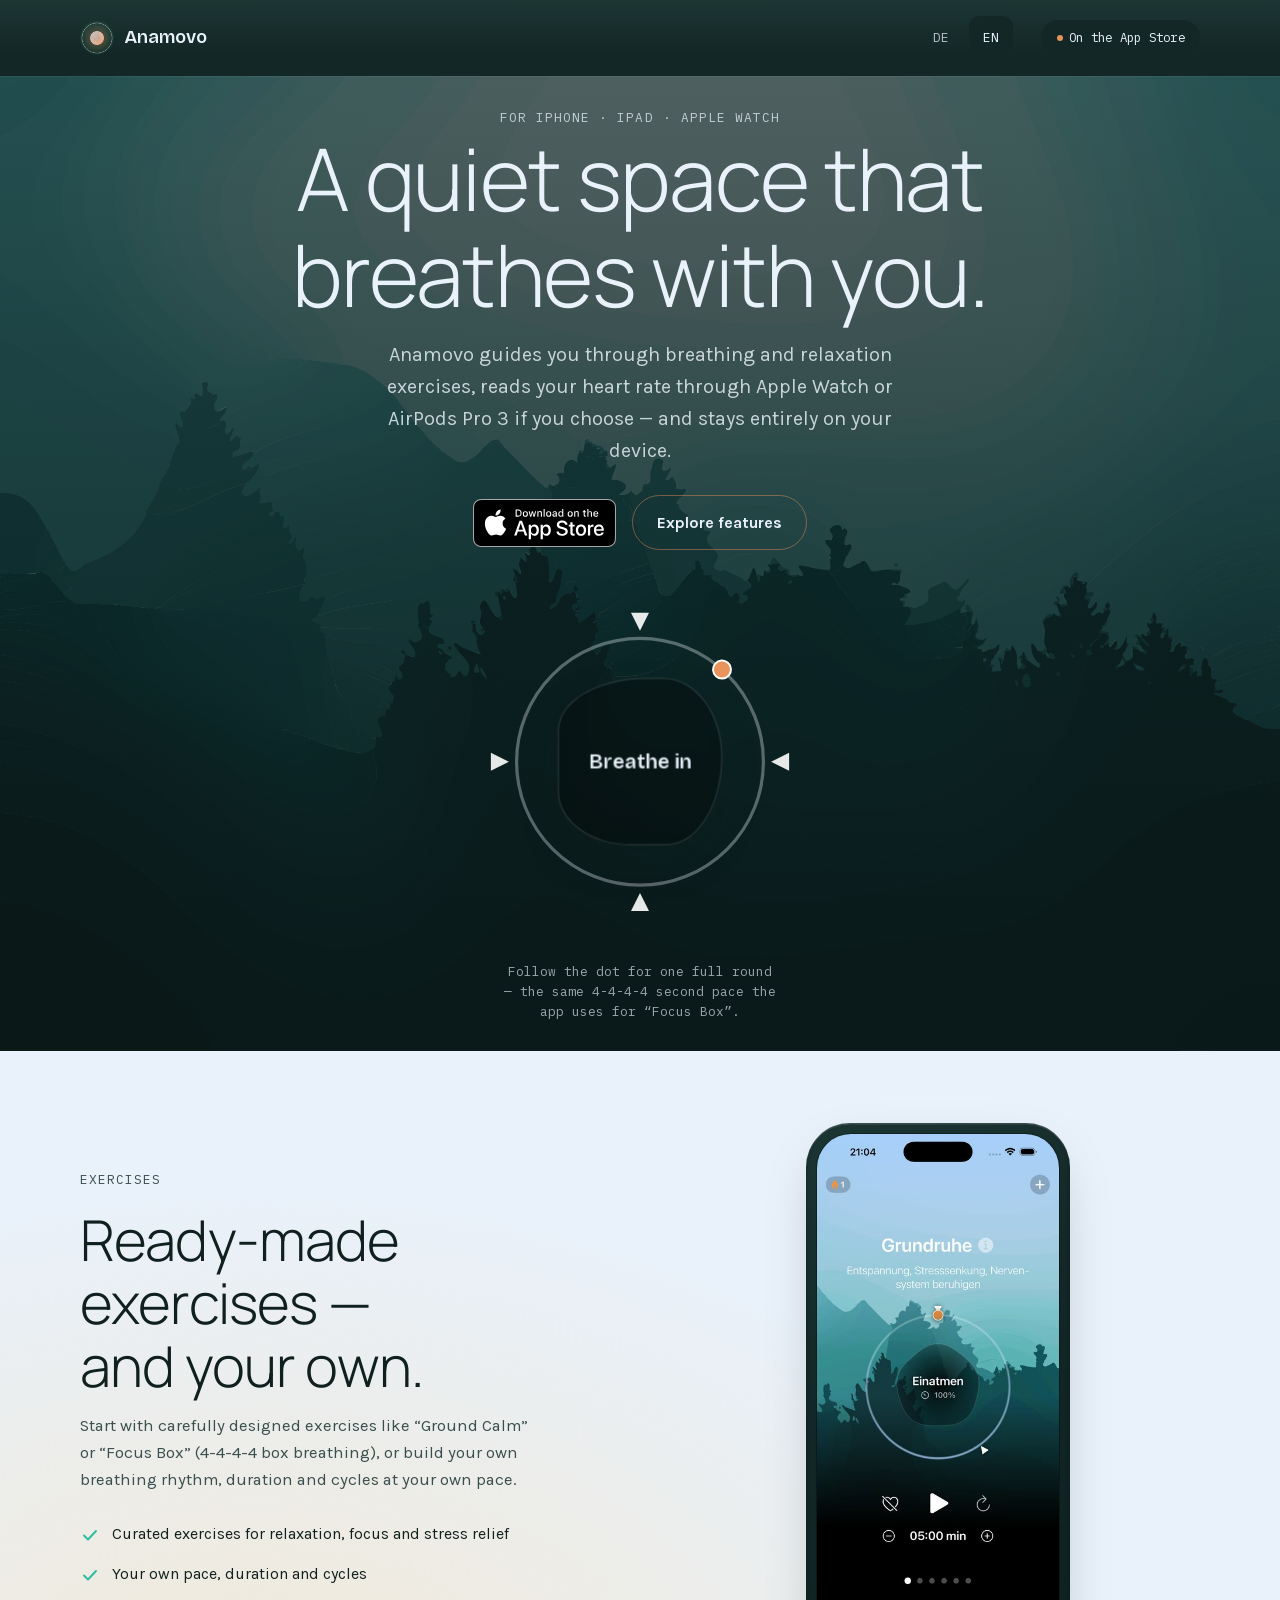
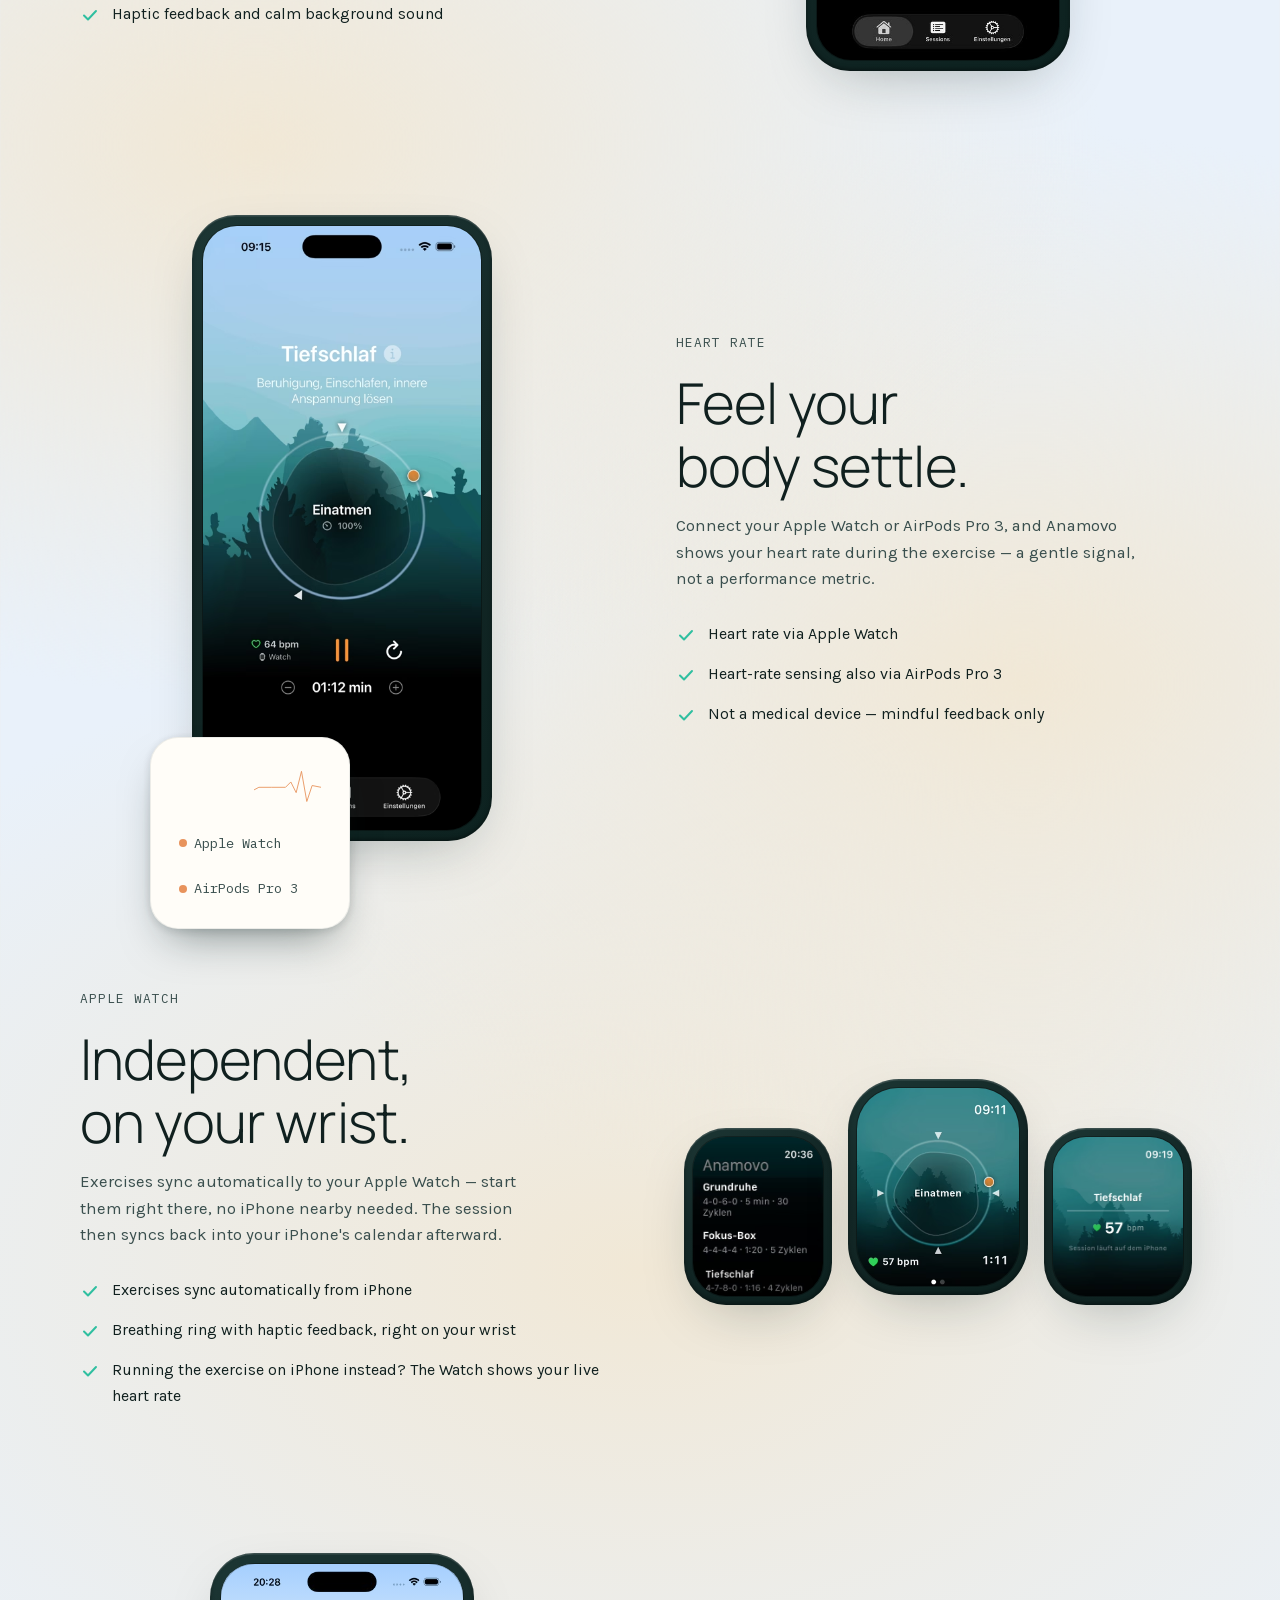
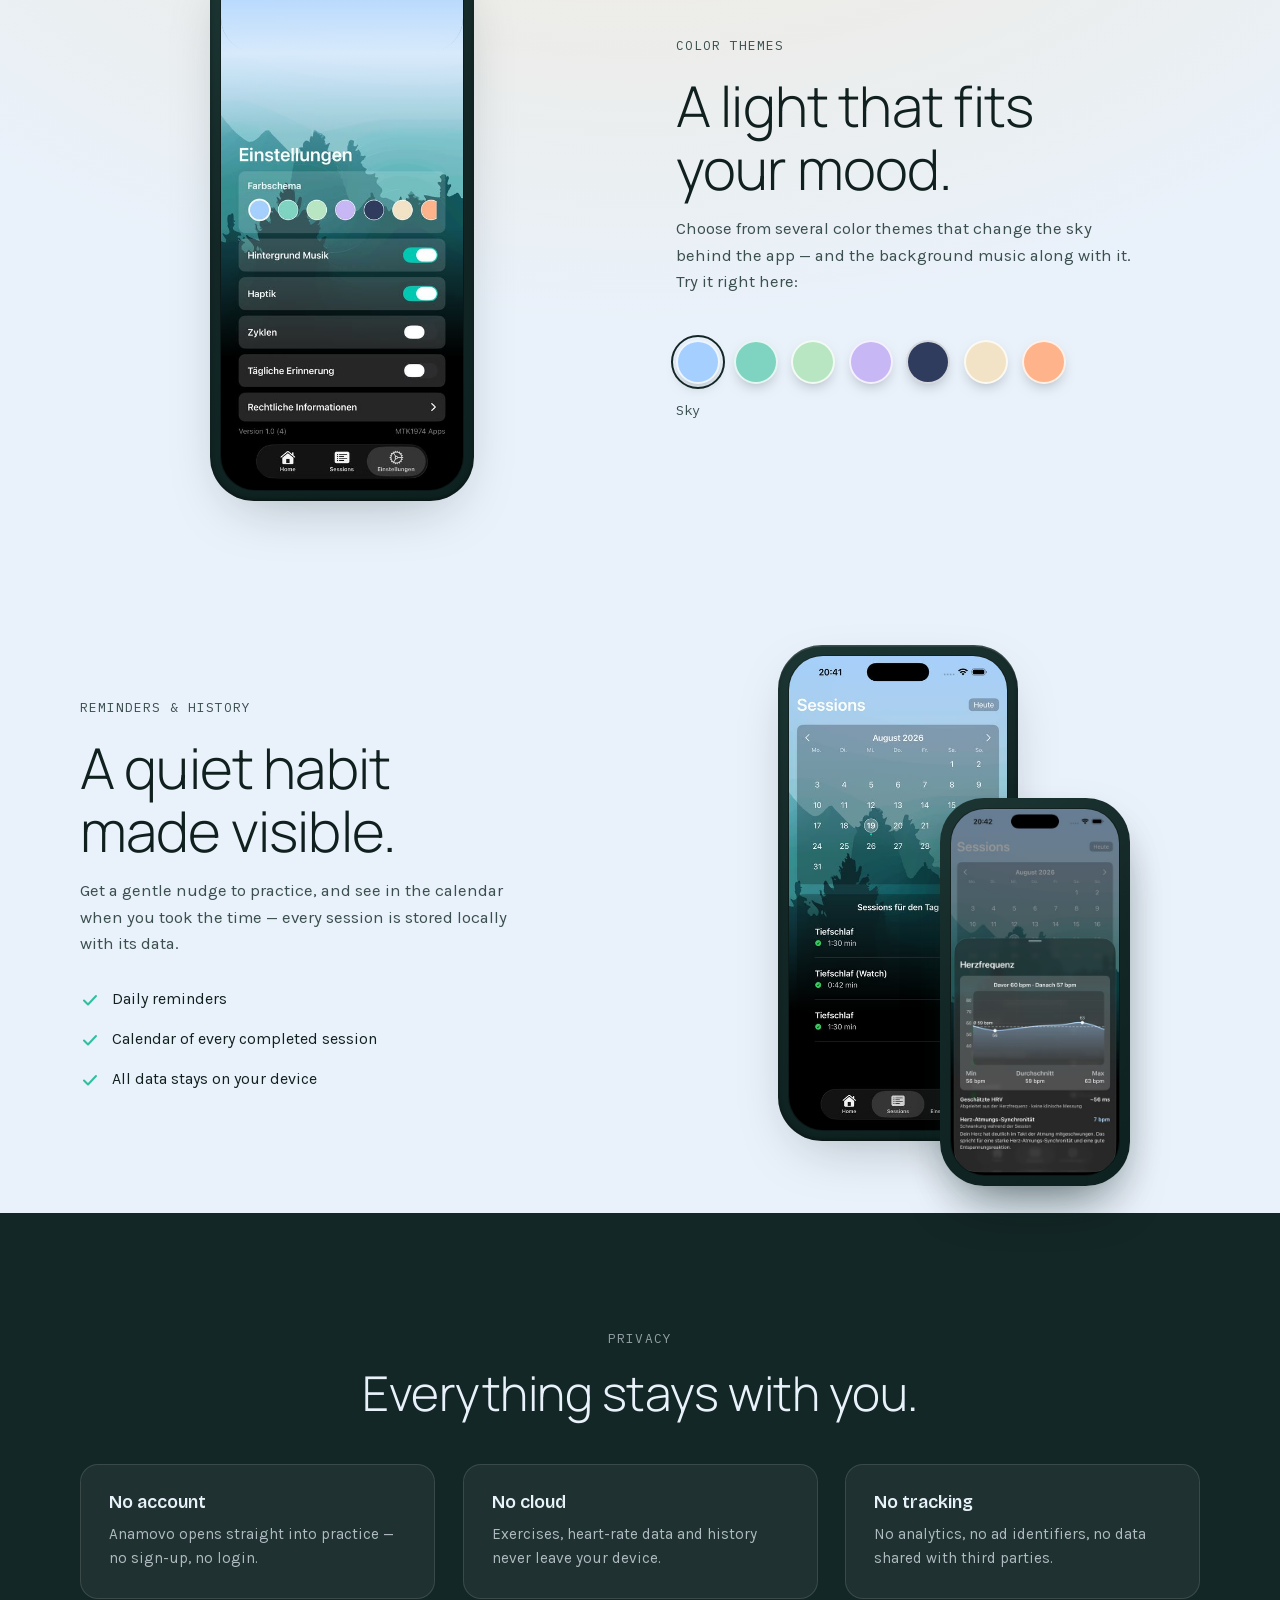
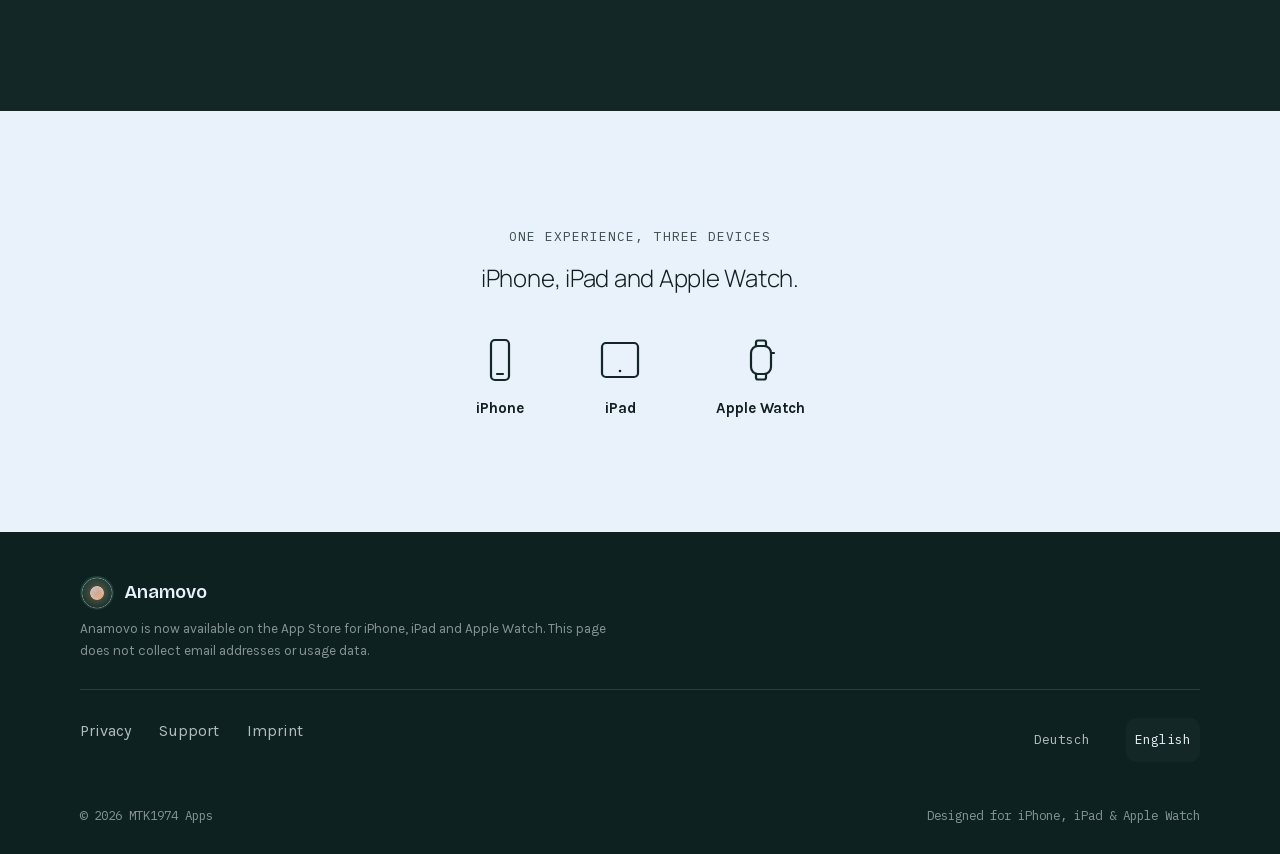
<file: index.html>
<!doctype html>
<html lang="de">
<head>
<meta charset="utf-8">
<meta name="viewport" content="width=device-width, initial-scale=1">
<title>Anamovo — Atem- &amp; Entspannungsübungen für iPhone, iPad &amp; Apple Watch</title>
<meta name="description" content="Anamovo ist eine Atem- und Entspannungsapp für iPhone, iPad und Apple Watch mit Herzfrequenzmessung, eigenen Übungen und Farbthemes. Alles bleibt lokal auf deinem Gerät.">

<!-- Open Graph / social -->
<meta property="og:type" content="website">
<meta property="og:site_name" content="Anamovo">
<meta property="og:locale" content="de_DE">
<meta property="og:locale:alternate" content="en_US">
<meta property="og:title" content="Anamovo — Atem- &amp; Entspannungsübungen für iPhone, iPad &amp; Apple Watch">
<meta property="og:description" content="Anamovo ist eine Atem- und Entspannungsapp für iPhone, iPad und Apple Watch mit Herzfrequenzmessung, eigenen Übungen und Farbthemes. Alles bleibt lokal auf deinem Gerät.">
<meta property="og:url" content="https://www.anamovo.com/index.html">
<meta property="og:image" content="https://www.anamovo.com/assets/img/og.png">
<meta property="og:image:width" content="1200">
<meta property="og:image:height" content="630">
<meta property="og:image:alt" content="Anamovo — Atem- &amp; Entspannungs-App für iPhone, iPad und Apple Watch">
<meta name="twitter:card" content="summary_large_image">
<meta name="twitter:title" content="Anamovo — Atem- &amp; Entspannungsübungen für iPhone, iPad &amp; Apple Watch">
<meta name="twitter:description" content="Anamovo ist eine Atem- und Entspannungsapp für iPhone, iPad und Apple Watch mit Herzfrequenzmessung, eigenen Übungen und Farbthemes. Alles bleibt lokal auf deinem Gerät.">
<meta name="twitter:image" content="https://www.anamovo.com/assets/img/og.png">
<link rel="canonical" href="./index.html">
<link rel="alternate" hreflang="de" href="./index.html">
<link rel="alternate" hreflang="en" href="./en/index.html">
<script>
  (function () {
    try {
      if (localStorage.getItem("anamovoLang")) return;
      localStorage.setItem("anamovoLang", "1");
      var current = document.documentElement.lang.slice(0, 2);
      var preferred = ((navigator.languages && navigator.languages[0]) || navigator.language || "").slice(0, 2).toLowerCase();
      var want = preferred === "de" ? "de" : "en";
      if (want === current) return;
      var alt = document.querySelector('link[hreflang="' + want + '"]');
      if (alt) location.replace(alt.href);
    } catch (e) {}
  })();
</script>
<link rel="icon" href="assets/img/favicon-32.png?v=2" sizes="32x32">
<link rel="icon" href="assets/img/favicon-16.png?v=2" sizes="16x16">
<link rel="apple-touch-icon" href="assets/img/apple-touch-icon.png?v=2">
<meta name="theme-color" content="#132726">
<link rel="preload" href="assets/fonts/bricolage-grotesque-var-latin.woff2" as="font" type="font/woff2" crossorigin>
<link rel="preload" href="assets/fonts/manrope-var-latin.woff2" as="font" type="font/woff2" crossorigin>
<link rel="preload" href="assets/fonts/karla-400-latin.woff2" as="font" type="font/woff2" crossorigin>
<link rel="stylesheet" href="assets/css/fonts.css?v=48">
<link rel="stylesheet" href="assets/css/styles.css?v=80">
</head>
<body data-glow-proto>
<a class="skip-link" href="#inhalt">Zum Inhalt springen</a>

<header class="site-nav">
  <div class="container">
    <a class="wordmark" href="#top">
      <img class="icon-mark" src="assets/img/icon-mark.png" alt="" width="32" height="32">
      Anamovo
    </a>
    <div class="nav-right">
      <nav class="lang-switch" aria-label="Sprache">
        <a href="./index.html" aria-current="true">DE</a>
        <a href="./en/index.html">EN</a>
      </nav>
      <a class="pill-badge" href="https://www.apple.com/de/app-store/"><span class="dot"></span>Jetzt im App Store</a>
    </div>
  </div>
</header>

<main id="inhalt">
  <section class="hero" id="top">
    <div class="container hero-inner">
      <p class="eyebrow">Für iPhone · iPad · Apple Watch</p>
      <h1>Ein ruhiger Raum, der mit dir atmet.</h1>
      <p class="lede">Anamovo begleitet dich mit geführten Atem- und Entspannungsübungen, misst auf Wunsch deine Herzfrequenz über Apple&nbsp;Watch oder AirPods&nbsp;Pro&nbsp;3 — und bleibt dabei vollständig auf deinem Gerät.</p>

      <div class="hero-actions">
        <a class="app-store-badge" href="https://www.apple.com/de/app-store/"><img src="assets/svg/app-store-badge-de.svg" alt="Jetzt im App Store laden" width="120" height="40"></a>
        <a class="btn btn-ghost" href="#funktionen">Funktionen entdecken</a>
      </div>

      <div class="breath-stage">
        <div class="breath-ring-wrap" data-breath-ring data-phases='["Einatmen","Halten","Ausatmen","Halten"]'>
          <svg viewBox="0 0 280 280" aria-hidden="true">
            <circle class="breath-track" cx="140" cy="140" r="96"/>
            <polygon class="breath-fixed-tick" points="140,38 133,24 147,24"/>
            <polygon class="breath-fixed-tick" points="242,140 256,133 256,147"/>
            <polygon class="breath-fixed-tick" points="140,242 133,256 147,256"/>
            <polygon class="breath-fixed-tick" points="38,140 24,133 24,147"/>
            <g class="breath-marker" data-breath-marker>
              <circle class="breath-marker-dot" cx="140" cy="44" r="7"/>
            </g>
          </svg>
          <div class="breath-core">
            <span class="breath-label" data-breath-label>Einatmen</span>
          </div>
        </div>
        <p class="breath-hint">Folge dem Punkt eine Runde lang mit — genau im 4-4-4-4-Sekunden-Takt, den auch die App für „Focus Box" nutzt.</p>
      </div>
    </div>
  </section>

  <section class="feature" id="funktionen">
    <div class="container">
      <div>
        <p class="eyebrow">Übungen</p>
        <h2>Fertige Übungen — und deine eigenen.</h2>
        <p class="lede">Starte mit sorgfältig gestalteten Übungen wie „Ground Calm" oder „Focus Box" (4-4-4-4-Boxatmen), oder stelle Atemrhythmus, Dauer und Zyklen frei nach deinem eigenen Tempo zusammen.</p>
        <ul class="feature-list">
          <li><svg width="20" height="20" viewBox="0 0 20 20" fill="none" aria-hidden="true"><path d="M4 10.5L8 14.5L16 6" stroke="currentColor" stroke-width="2" stroke-linecap="round" stroke-linejoin="round"/></svg><span>Kuratierte Übungen für Entspannung, Fokus und Stressabbau</span></li>
          <li><svg width="20" height="20" viewBox="0 0 20 20" fill="none" aria-hidden="true"><path d="M4 10.5L8 14.5L16 6" stroke="currentColor" stroke-width="2" stroke-linecap="round" stroke-linejoin="round"/></svg><span>Eigenes Atemtempo, eigene Dauer, eigene Zyklen</span></li>
          <li><svg width="20" height="20" viewBox="0 0 20 20" fill="none" aria-hidden="true"><path d="M4 10.5L8 14.5L16 6" stroke="currentColor" stroke-width="2" stroke-linecap="round" stroke-linejoin="round"/></svg><span>Haptisches Feedback und ruhige Hintergrundklänge</span></li>
        </ul>
      </div>
      <div class="device-frame">
        <picture><source srcset="assets/img/shot-exercises.avif?v=2" type="image/avif"><img src="assets/img/shot-exercises.jpg?v=2" alt="Anamovo auf dem iPhone: Übung „Grundruhe" mit Atem-Ring und 5-Minuten-Timer." loading="lazy" width="414" height="900"></picture>
      </div>
    </div>
  </section>

  <section class="feature reverse">
    <div class="container">
      <div>
        <p class="eyebrow">Herzfrequenz</p>
        <h2>Spüren, wie sich dein Körper beruhigt.</h2>
        <p class="lede">Verbinde deine Apple&nbsp;Watch oder AirPods&nbsp;Pro&nbsp;3, und Anamovo zeigt dir deine Herzfrequenz während der Übung — als sanfte Rückmeldung, kein Leistungswert.</p>
        <ul class="feature-list">
          <li><svg width="20" height="20" viewBox="0 0 20 20" fill="none" aria-hidden="true"><path d="M4 10.5L8 14.5L16 6" stroke="currentColor" stroke-width="2" stroke-linecap="round" stroke-linejoin="round"/></svg><span>Herzfrequenz über Apple Watch</span></li>
          <li><svg width="20" height="20" viewBox="0 0 20 20" fill="none" aria-hidden="true"><path d="M4 10.5L8 14.5L16 6" stroke="currentColor" stroke-width="2" stroke-linecap="round" stroke-linejoin="round"/></svg><span>Herzfrequenzmessung auch über AirPods Pro 3</span></li>
          <li><svg width="20" height="20" viewBox="0 0 20 20" fill="none" aria-hidden="true"><path d="M4 10.5L8 14.5L16 6" stroke="currentColor" stroke-width="2" stroke-linecap="round" stroke-linejoin="round"/></svg><span>Kein medizinisches Gerät — reine Achtsamkeits-Rückmeldung</span></li>
        </ul>
      </div>
      <div class="pulse-composition">
        <div class="device-frame">
          <picture><source srcset="assets/img/shot-heartrate.avif?v=2" type="image/avif"><img src="assets/img/shot-heartrate.jpg?v=2" alt="Anamovo auf dem iPhone: laufende Übung „Tiefschlaf" mit Live-Herzfrequenz (64 bpm) über Apple Watch." loading="lazy" width="414" height="900"></picture>
        </div>
        <div class="pulse-panel" aria-hidden="true">
          <svg viewBox="0 0 400 120" preserveAspectRatio="none">
            <path class="pulse-line" d="M0,60 L40,60 L55,45 L70,75 L85,15 L100,100 L115,55 L140,60 L180,60 L195,50 L210,68 L225,60 L260,60 L300,60 L315,45 L330,75 L345,15 L360,100 L375,55 L400,60"/>
          </svg>
          <div class="pulse-devices">
            <span><span class="swatch"></span>Apple Watch</span>
            <span><span class="swatch"></span>AirPods Pro 3</span>
          </div>
        </div>
      </div>
    </div>
  </section>

  <section class="feature">
    <div class="container">
      <div>
        <p class="eyebrow">Apple Watch</p>
        <h2>Eigenständig am Handgelenk.</h2>
        <p class="lede">Übungen synchronisieren sich automatisch auf deine Apple&nbsp;Watch — starte sie direkt dort, ganz ohne iPhone in der Nähe. Danach landet die Sitzung automatisch wieder im Kalender auf dem iPhone.</p>
        <ul class="feature-list">
          <li><svg width="20" height="20" viewBox="0 0 20 20" fill="none" aria-hidden="true"><path d="M4 10.5L8 14.5L16 6" stroke="currentColor" stroke-width="2" stroke-linecap="round" stroke-linejoin="round"/></svg><span>Übungen synchronisieren automatisch vom iPhone</span></li>
          <li><svg width="20" height="20" viewBox="0 0 20 20" fill="none" aria-hidden="true"><path d="M4 10.5L8 14.5L16 6" stroke="currentColor" stroke-width="2" stroke-linecap="round" stroke-linejoin="round"/></svg><span>Atem-Ring mit Haptik direkt am Handgelenk</span></li>
          <li><svg width="20" height="20" viewBox="0 0 20 20" fill="none" aria-hidden="true"><path d="M4 10.5L8 14.5L16 6" stroke="currentColor" stroke-width="2" stroke-linecap="round" stroke-linejoin="round"/></svg><span>Läuft die Übung stattdessen auf dem iPhone, zeigt die Watch live deinen Puls</span></li>
        </ul>
      </div>
      <div class="watch-frame-row">
        <div class="watch-frame">
          <picture><source srcset="assets/img/shot-watch-list.avif" type="image/avif"><img src="assets/img/shot-watch-list.jpg" alt="Anamovo auf der Apple Watch: Liste der vom iPhone synchronisierten Übungen." loading="lazy" width="300" height="367"></picture>
        </div>
        <div class="watch-frame">
          <picture><source srcset="assets/img/shot-watch-run.avif?v=2" type="image/avif"><img src="assets/img/shot-watch-run.jpg?v=2" alt="Anamovo auf der Apple Watch: laufende Atemübung mit Ring und Live-Herzfrequenz, eigenständig ohne iPhone." loading="lazy" width="300" height="367"></picture>
        </div>
        <div class="watch-frame">
          <picture><source srcset="assets/img/shot-watch-companion.avif?v=2" type="image/avif"><img src="assets/img/shot-watch-companion.jpg?v=2" alt="Apple Watch als Puls-Begleitanzeige, während eine Übung auf dem iPhone läuft." loading="lazy" width="300" height="367"></picture>
        </div>
      </div>
    </div>
  </section>

  <section class="feature reverse">
    <div class="container">
      <div>
        <p class="eyebrow">Farbthemes</p>
        <h2>Ein Licht, das zu dir passt.</h2>
        <p class="lede">Wähle aus mehreren Farbthemes, die den Himmel hinter der App verändern — und mit ihm auch die Hintergrundmusik. Probier es gleich hier aus:</p>
        <div class="theme-swatches" role="group" aria-label="Farbtheme-Vorschau">
          <button class="theme-swatch" type="button" style="background:#A5CFFF" data-theme-color="#e0efff" data-theme-color-2="#a5cfff" data-theme-name="Himmelblau" aria-pressed="true" aria-label="Theme Himmelblau"></button>
          <button class="theme-swatch" type="button" style="background:#7ED4C1" data-theme-color="#d3f0ea" data-theme-color-2="#7ed4c1" data-theme-name="Türkis" aria-pressed="false" aria-label="Theme Türkis"></button>
          <button class="theme-swatch" type="button" style="background:#B8E6C2" data-theme-color="#e7f6ea" data-theme-color-2="#b8e6c2" data-theme-name="Minze" aria-pressed="false" aria-label="Theme Minze"></button>
          <button class="theme-swatch" type="button" style="background:#C7B7F5" data-theme-color="#ece7fc" data-theme-color-2="#c7b7f5" data-theme-name="Lavendel" aria-pressed="false" aria-label="Theme Lavendel"></button>
          <button class="theme-swatch" type="button" style="background:#2F3C5D" data-theme-color="#767e94" data-theme-color-2="#181e2e" data-theme-name="Nacht" aria-pressed="false" aria-label="Theme Nacht"></button>
          <button class="theme-swatch" type="button" style="background:#F2E3C6" data-theme-color="#fbf5ec" data-theme-color-2="#f2e3c6" data-theme-name="Sand" aria-pressed="false" aria-label="Theme Sand"></button>
          <button class="theme-swatch" type="button" style="background:#FFB38A" data-theme-color="#ffe5d7" data-theme-color-2="#ffb38a" data-theme-name="Koralle" aria-pressed="false" aria-label="Theme Koralle"></button>
        </div>
        <p class="theme-swatch-label" data-theme-swatch-label aria-live="polite">Himmelblau</p>
      </div>
      <div class="device-frame theme-demo" data-theme-demo>
        <picture><source srcset="assets/img/shot-themes.avif?v=2" type="image/avif"><img src="assets/img/shot-themes.jpg?v=2" alt="Anamovo Einstellungen: sieben wählbare Farbthemes sowie Optionen für Hintergrundmusik, Haptik und Erinnerungen." loading="lazy" width="414" height="900"></picture>
        <img class="theme-demo-icons" src="assets/img/shot-themes-statusbar.png?v=2" alt="" aria-hidden="true" loading="lazy" width="414" height="150">
      </div>
    </div>
  </section>

  <section class="feature">
    <div class="container">
      <div>
        <p class="eyebrow">Erinnerungen &amp; Verlauf</p>
        <h2>Eine ruhige Gewohnheit, die sichtbar wird.</h2>
        <p class="lede">Lass dich sanft an deine Übung erinnern und sieh im Kalender, wann du dir Zeit genommen hast — jede Sitzung wird mit ihren Daten lokal gespeichert.</p>
        <ul class="feature-list">
          <li><svg width="20" height="20" viewBox="0 0 20 20" fill="none" aria-hidden="true"><path d="M4 10.5L8 14.5L16 6" stroke="currentColor" stroke-width="2" stroke-linecap="round" stroke-linejoin="round"/></svg><span>Tägliche Erinnerungen</span></li>
          <li><svg width="20" height="20" viewBox="0 0 20 20" fill="none" aria-hidden="true"><path d="M4 10.5L8 14.5L16 6" stroke="currentColor" stroke-width="2" stroke-linecap="round" stroke-linejoin="round"/></svg><span>Kalender mit jeder durchgeführten Sitzung</span></li>
          <li><svg width="20" height="20" viewBox="0 0 20 20" fill="none" aria-hidden="true"><path d="M4 10.5L8 14.5L16 6" stroke="currentColor" stroke-width="2" stroke-linecap="round" stroke-linejoin="round"/></svg><span>Alle Daten ausschließlich auf deinem Gerät</span></li>
        </ul>
      </div>
      <div class="session-composition">
        <div class="device-frame">
          <picture><source srcset="assets/img/shot-sessions.avif?v=2" type="image/avif"><img src="assets/img/shot-sessions.jpg?v=2" alt="Anamovo Sitzungskalender mit Übersicht der durchgeführten Übungen inklusive Herzfrequenz pro Sitzung — auch eigenständig auf der Apple Watch absolviert." loading="lazy" width="414" height="900"></picture>
        </div>
        <div class="device-frame">
          <picture><source srcset="assets/img/shot-sessions-chart.avif?v=6" type="image/avif"><img src="assets/img/shot-sessions-chart.jpg?v=6" alt="Anamovo Herzfrequenz-Auswertung einer Sitzung: Verlauf, Min/Ø/Max und geschätzte HRV." loading="lazy" width="414" height="900"></picture>
        </div>
      </div>
    </div>
  </section>

  <section class="manifesto">
    <div class="container">
      <p class="eyebrow">Privatsphäre</p>
      <h2>Alles bleibt bei dir.</h2>
      <div class="manifesto-grid">
        <article>
          <h3>Kein Konto</h3>
          <p>Anamovo startet direkt — ohne Registrierung, ohne Anmeldung.</p>
        </article>
        <article>
          <h3>Keine Cloud</h3>
          <p>Übungen, Herzfrequenzdaten und Verlauf verlassen dein Gerät nie.</p>
        </article>
        <article>
          <h3>Kein Tracking</h3>
          <p>Keine Analyse-Tools, keine Werbe-IDs, keine Weitergabe an Dritte.</p>
        </article>
      </div>
    </div>
  </section>

  <section class="platforms">
    <div class="container">
      <p class="eyebrow">Ein Erlebnis, drei Geräte</p>
      <h2>iPhone, iPad und Apple Watch.</h2>
      <ul class="platform-row">
        <li>
          <svg viewBox="0 0 48 48" fill="none" aria-hidden="true"><rect x="15" y="4" width="18" height="40" rx="4" stroke="currentColor" stroke-width="2.2"/><line x1="21" y1="38" x2="27" y2="38" stroke="currentColor" stroke-width="2.2" stroke-linecap="round"/></svg>
          <span>iPhone</span>
        </li>
        <li>
          <svg viewBox="0 0 48 48" fill="none" aria-hidden="true"><rect x="6" y="7" width="36" height="34" rx="4" stroke="currentColor" stroke-width="2.2"/><line x1="24" y1="35" x2="24.02" y2="35" stroke="currentColor" stroke-width="2.6" stroke-linecap="round"/></svg>
          <span>iPad</span>
        </li>
        <li>
          <svg viewBox="0 0 48 48" fill="none" aria-hidden="true"><rect x="14" y="10" width="20" height="28" rx="7" stroke="currentColor" stroke-width="2.2"/><path d="M19 10V6.5C19 5.4 19.9 4.5 21 4.5H27C28.1 4.5 29 5.4 29 6.5V10" stroke="currentColor" stroke-width="2.2"/><path d="M19 38V41.5C19 42.6 19.9 43.5 21 43.5H27C28.1 43.5 29 42.6 29 41.5V38" stroke="currentColor" stroke-width="2.2"/><line x1="34" y1="17" x2="37" y2="17" stroke="currentColor" stroke-width="2.2" stroke-linecap="round"/></svg>
          <span>Apple Watch</span>
        </li>
      </ul>
    </div>
  </section>
</main>

<footer class="site-footer">
  <div class="footer-top container">
    <a class="wordmark footer-wordmark" href="#top">
      <img class="icon-mark" src="assets/img/icon-mark.png" alt="" width="32" height="32">
      Anamovo
    </a>
    <p class="footer-note">Anamovo ist jetzt im App Store erhältlich für iPhone, iPad und Apple Watch. Diese Seite sammelt keine E-Mail-Adressen oder Nutzungsdaten.</p>
  </div>
  <div class="footer-grid container">
    <nav aria-label="Rechtliches">
      <a href="datenschutz.html">Datenschutz</a>
      <a href="support.html">Support</a>
      <a href="impressum.html">Impressum</a>
    </nav>
    <nav class="lang-switch" aria-label="Sprache">
      <a href="./index.html" aria-current="true">Deutsch</a>
      <a href="./en/index.html">English</a>
    </nav>
  </div>
  <div class="footer-meta container">
    <span>© 2026 MTK1974 Apps</span>
    <span>Entworfen für iPhone, iPad &amp; Apple Watch</span>
  </div>
</footer>

<script src="assets/js/main.js?v=55"></script>
</body>
</html>
</file>
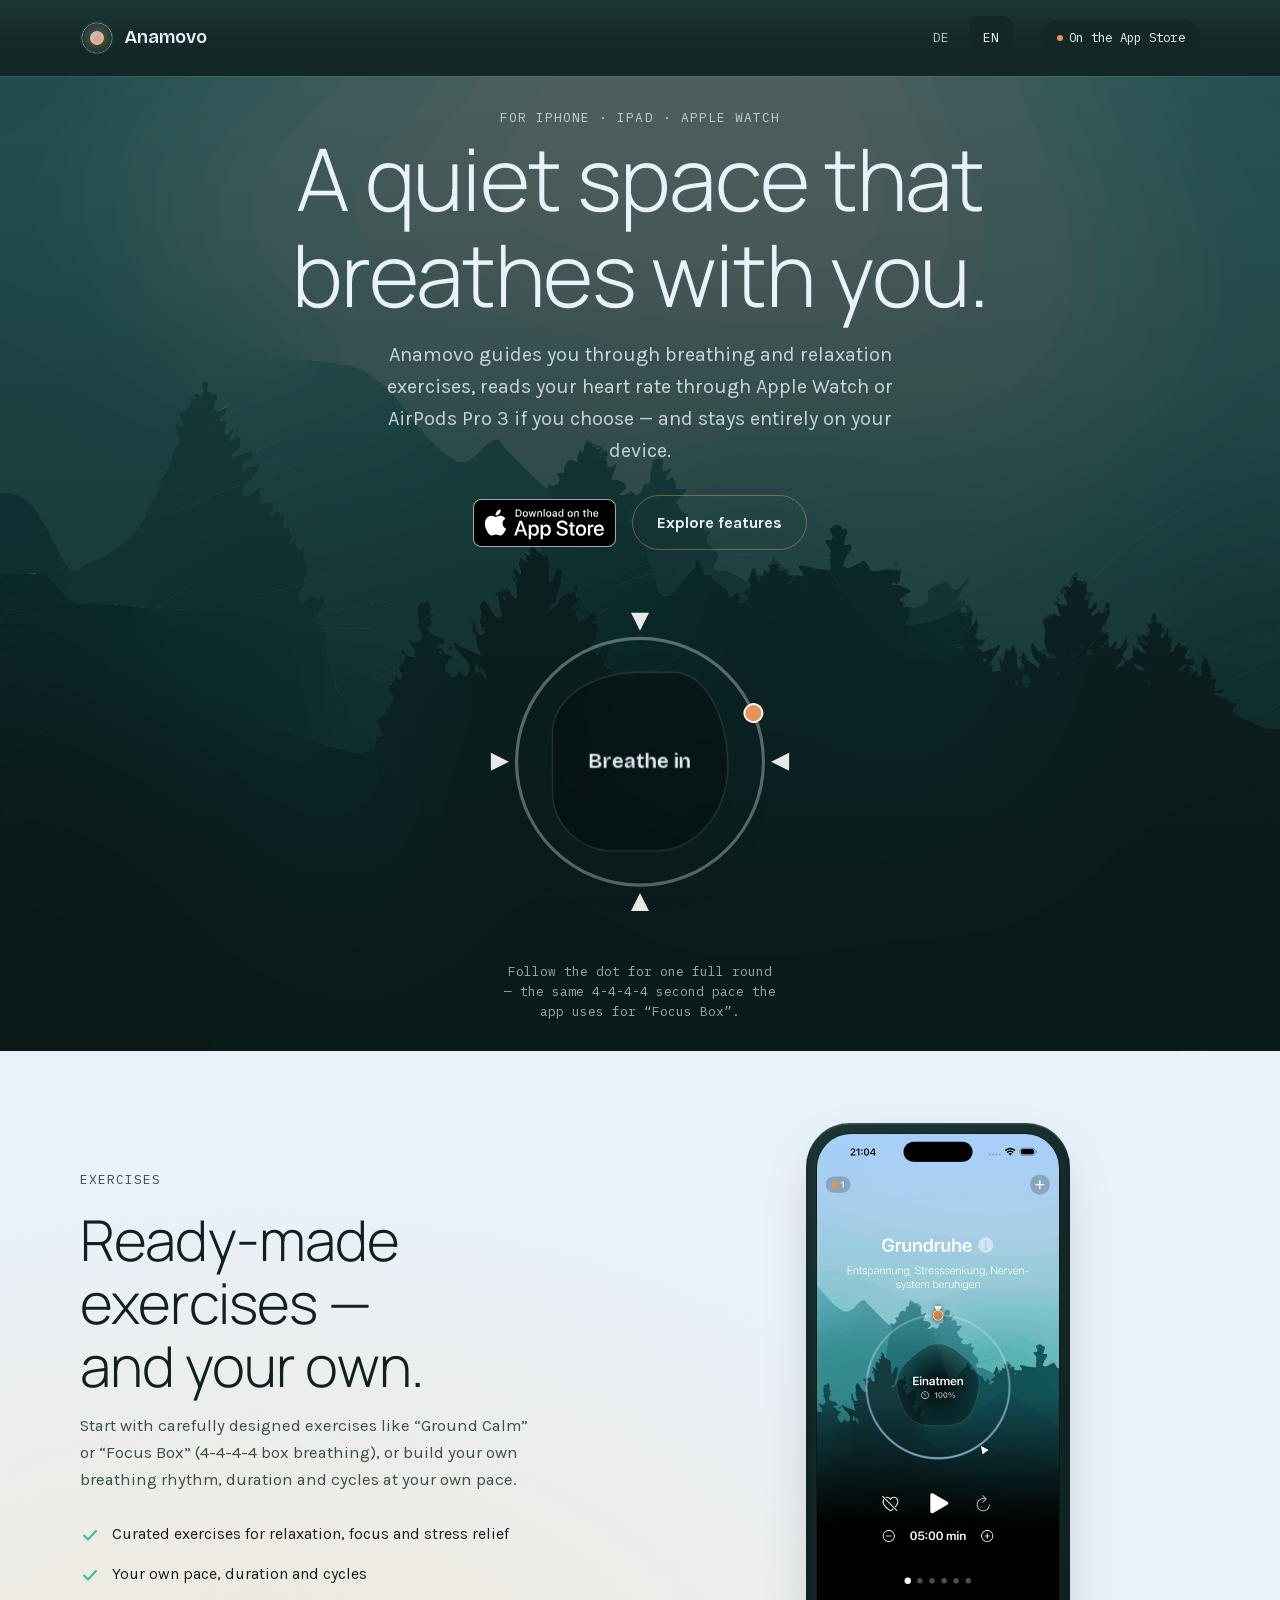
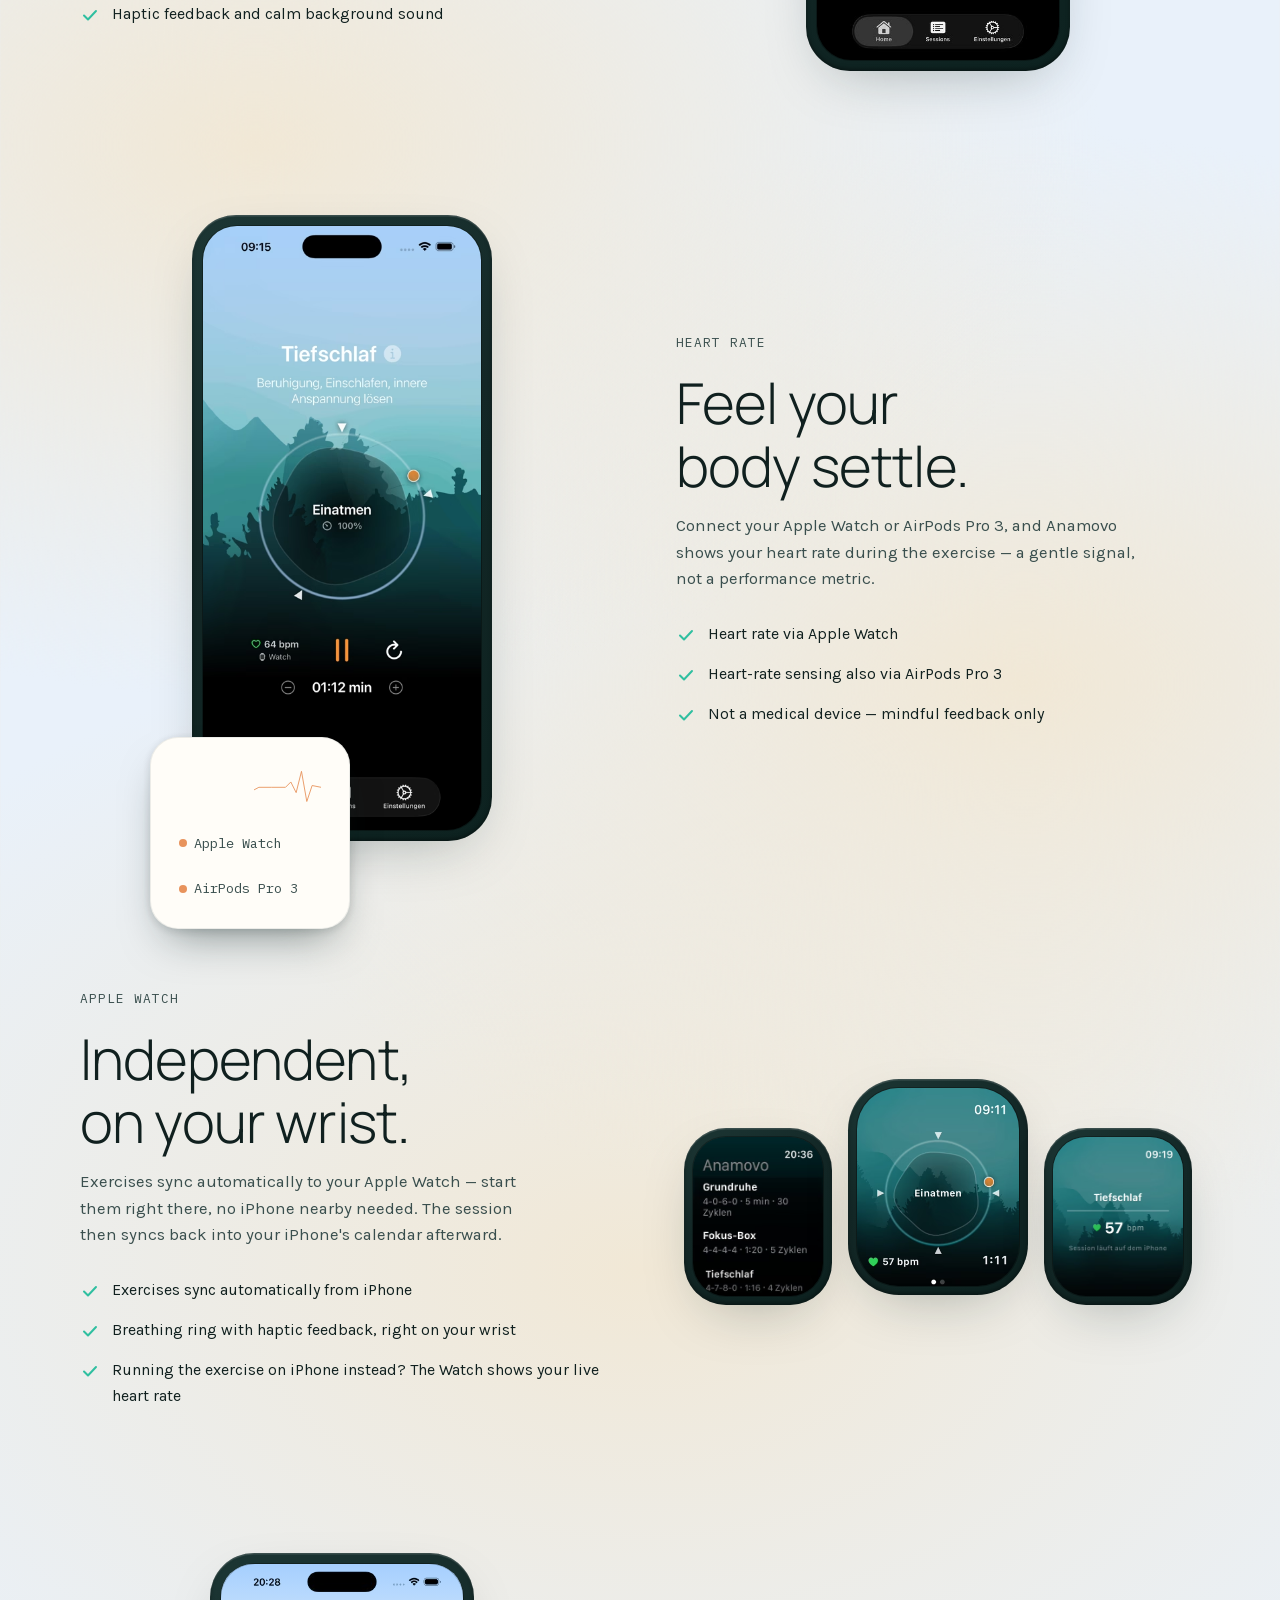
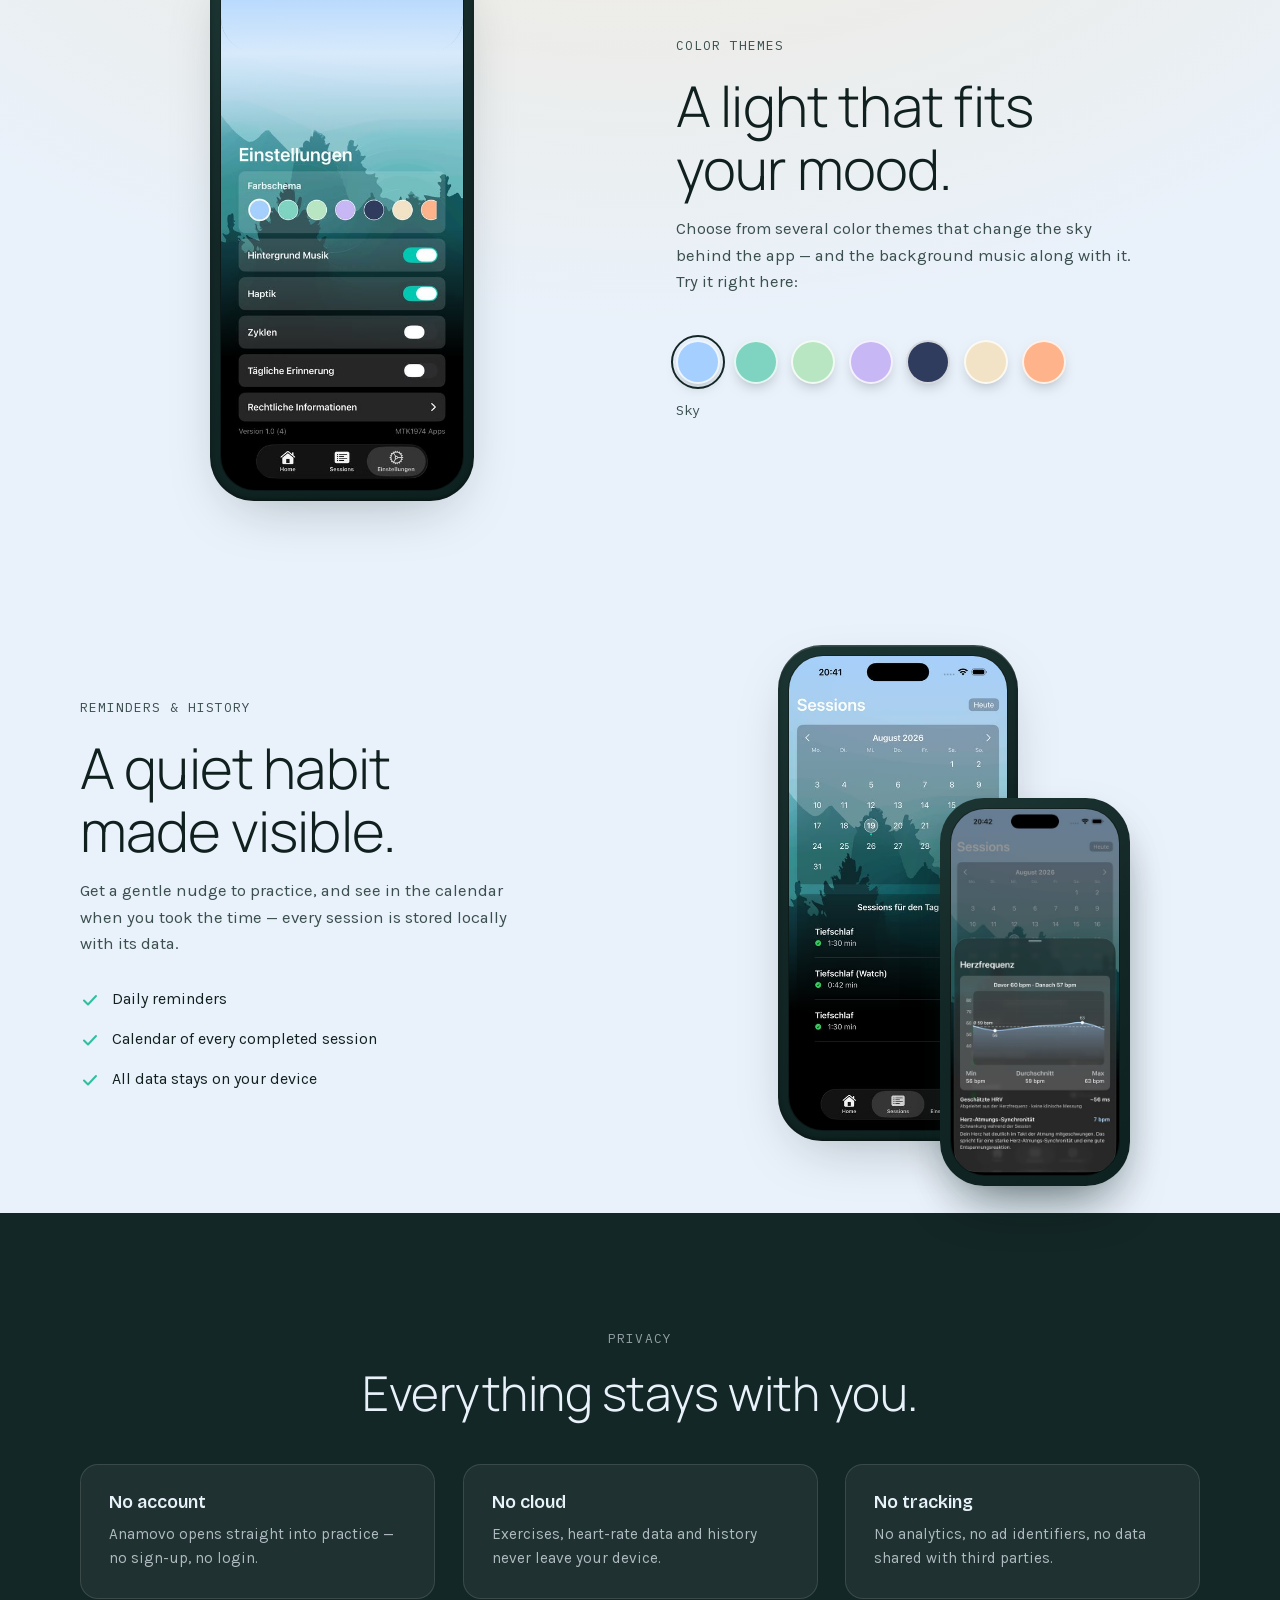
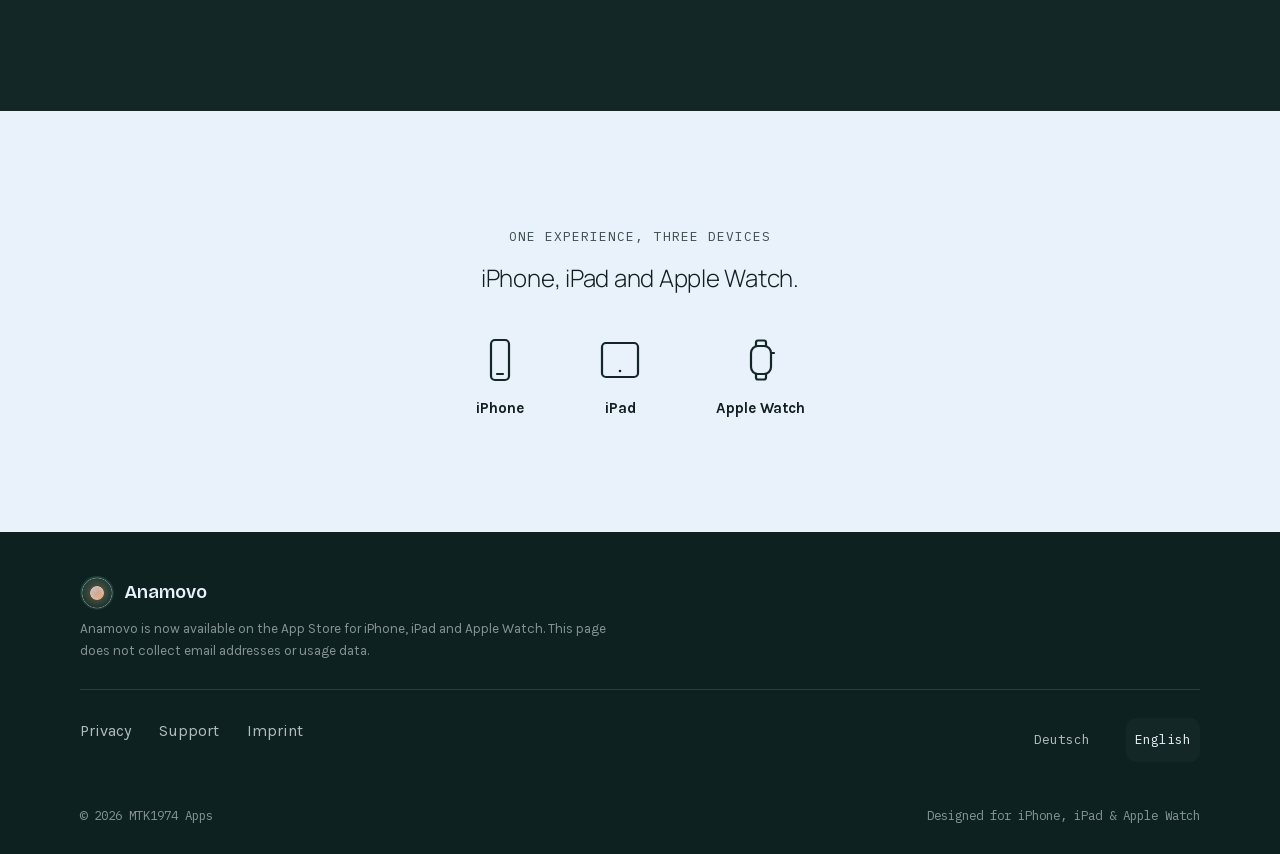
<file: en/index.html>
<!doctype html>
<html lang="en">
<head>
<meta charset="utf-8">
<meta name="viewport" content="width=device-width, initial-scale=1">
<title>Anamovo — Breathing &amp; Relaxation for iPhone, iPad &amp; Apple Watch</title>
<meta name="description" content="Anamovo is a breathing and relaxation app for iPhone, iPad and Apple Watch with heart-rate sensing, custom exercises and color themes. Everything stays on your device.">

<!-- Open Graph / social -->
<meta property="og:type" content="website">
<meta property="og:site_name" content="Anamovo">
<meta property="og:locale" content="en_US">
<meta property="og:locale:alternate" content="de_DE">
<meta property="og:title" content="Anamovo — Breathing &amp; Relaxation for iPhone, iPad &amp; Apple Watch">
<meta property="og:description" content="Anamovo is a breathing and relaxation app for iPhone, iPad and Apple Watch with heart-rate sensing, custom exercises and color themes. Everything stays on your device.">
<meta property="og:url" content="https://www.anamovo.com/en/index.html">
<meta property="og:image" content="https://www.anamovo.com/assets/img/og-en.png">
<meta property="og:image:width" content="1200">
<meta property="og:image:height" content="630">
<meta property="og:image:alt" content="Anamovo — breathing &amp; relaxation app for iPhone, iPad and Apple Watch">
<meta name="twitter:card" content="summary_large_image">
<meta name="twitter:title" content="Anamovo — Breathing &amp; Relaxation for iPhone, iPad &amp; Apple Watch">
<meta name="twitter:description" content="Anamovo is a breathing and relaxation app for iPhone, iPad and Apple Watch with heart-rate sensing, custom exercises and color themes. Everything stays on your device.">
<meta name="twitter:image" content="https://www.anamovo.com/assets/img/og-en.png">
<link rel="canonical" href="./index.html">
<link rel="alternate" hreflang="en" href="./index.html">
<link rel="alternate" hreflang="de" href="../index.html">
<script>
  (function () {
    try {
      if (localStorage.getItem("anamovoLang")) return;
      localStorage.setItem("anamovoLang", "1");
      var current = document.documentElement.lang.slice(0, 2);
      var preferred = ((navigator.languages && navigator.languages[0]) || navigator.language || "").slice(0, 2).toLowerCase();
      var want = preferred === "de" ? "de" : "en";
      if (want === current) return;
      var alt = document.querySelector('link[hreflang="' + want + '"]');
      if (alt) location.replace(alt.href);
    } catch (e) {}
  })();
</script>
<link rel="icon" href="../assets/img/favicon-32.png?v=2" sizes="32x32">
<link rel="icon" href="../assets/img/favicon-16.png?v=2" sizes="16x16">
<link rel="apple-touch-icon" href="../assets/img/apple-touch-icon.png?v=2">
<meta name="theme-color" content="#132726">
<link rel="preload" href="../assets/fonts/bricolage-grotesque-var-latin.woff2" as="font" type="font/woff2" crossorigin>
<link rel="preload" href="../assets/fonts/manrope-var-latin.woff2" as="font" type="font/woff2" crossorigin>
<link rel="preload" href="../assets/fonts/karla-400-latin.woff2" as="font" type="font/woff2" crossorigin>
<link rel="stylesheet" href="../assets/css/fonts.css?v=46">
<link rel="stylesheet" href="../assets/css/styles.css?v=80">
</head>
<body data-glow-proto>
<a class="skip-link" href="#content">Skip to content</a>

<header class="site-nav">
  <div class="container">
    <a class="wordmark" href="#top">
      <img class="icon-mark" src="../assets/img/icon-mark.png" alt="" width="32" height="32">
      Anamovo
    </a>
    <div class="nav-right">
      <nav class="lang-switch" aria-label="Language">
        <a href="../index.html">DE</a>
        <a href="./index.html" aria-current="true">EN</a>
      </nav>
      <a class="pill-badge" href="https://www.apple.com/app-store/"><span class="dot"></span>On the App Store</a>
    </div>
  </div>
</header>

<main id="content">
  <section class="hero" id="top">
    <div class="container hero-inner">
      <p class="eyebrow">For iPhone · iPad · Apple Watch</p>
      <h1>A quiet space that breathes with you.</h1>
      <p class="lede">Anamovo guides you through breathing and relaxation exercises, reads your heart rate through Apple&nbsp;Watch or AirPods&nbsp;Pro&nbsp;3 if you choose — and stays entirely on your device.</p>

      <div class="hero-actions">
        <a class="app-store-badge" href="https://www.apple.com/app-store/"><img src="../assets/svg/app-store-badge-en.svg" alt="Download on the App Store" width="120" height="40"></a>
        <a class="btn btn-ghost" href="#features">Explore features</a>
      </div>

      <div class="breath-stage">
        <div class="breath-ring-wrap" data-breath-ring data-phases='["Breathe in","Hold","Breathe out","Hold"]'>
          <svg viewBox="0 0 280 280" aria-hidden="true">
            <circle class="breath-track" cx="140" cy="140" r="96"/>
            <polygon class="breath-fixed-tick" points="140,38 133,24 147,24"/>
            <polygon class="breath-fixed-tick" points="242,140 256,133 256,147"/>
            <polygon class="breath-fixed-tick" points="140,242 133,256 147,256"/>
            <polygon class="breath-fixed-tick" points="38,140 24,133 24,147"/>
            <g class="breath-marker" data-breath-marker>
              <circle class="breath-marker-dot" cx="140" cy="44" r="7"/>
            </g>
          </svg>
          <div class="breath-core">
            <span class="breath-label" data-breath-label>Breathe in</span>
          </div>
        </div>
        <p class="breath-hint">Follow the dot for one full round — the same 4-4-4-4 second pace the app uses for “Focus Box”.</p>
      </div>
    </div>
  </section>

  <section class="feature" id="features">
    <div class="container">
      <div>
        <p class="eyebrow">Exercises</p>
        <h2>Ready-made exercises — and your own.</h2>
        <p class="lede">Start with carefully designed exercises like “Ground Calm” or “Focus Box” (4-4-4-4 box breathing), or build your own breathing rhythm, duration and cycles at your own pace.</p>
        <ul class="feature-list">
          <li><svg width="20" height="20" viewBox="0 0 20 20" fill="none" aria-hidden="true"><path d="M4 10.5L8 14.5L16 6" stroke="currentColor" stroke-width="2" stroke-linecap="round" stroke-linejoin="round"/></svg><span>Curated exercises for relaxation, focus and stress relief</span></li>
          <li><svg width="20" height="20" viewBox="0 0 20 20" fill="none" aria-hidden="true"><path d="M4 10.5L8 14.5L16 6" stroke="currentColor" stroke-width="2" stroke-linecap="round" stroke-linejoin="round"/></svg><span>Your own pace, duration and cycles</span></li>
          <li><svg width="20" height="20" viewBox="0 0 20 20" fill="none" aria-hidden="true"><path d="M4 10.5L8 14.5L16 6" stroke="currentColor" stroke-width="2" stroke-linecap="round" stroke-linejoin="round"/></svg><span>Haptic feedback and calm background sound</span></li>
        </ul>
      </div>
      <div class="device-frame">
        <picture><source srcset="../assets/img/shot-exercises.avif?v=2" type="image/avif"><img src="../assets/img/shot-exercises.jpg?v=2" alt="Anamovo on iPhone: the “Ground Calm” exercise with breathing ring and 5-minute timer." loading="lazy" width="414" height="900"></picture>
      </div>
    </div>
  </section>

  <section class="feature reverse">
    <div class="container">
      <div>
        <p class="eyebrow">Heart rate</p>
        <h2>Feel your body settle.</h2>
        <p class="lede">Connect your Apple&nbsp;Watch or AirPods&nbsp;Pro&nbsp;3, and Anamovo shows your heart rate during the exercise — a gentle signal, not a performance metric.</p>
        <ul class="feature-list">
          <li><svg width="20" height="20" viewBox="0 0 20 20" fill="none" aria-hidden="true"><path d="M4 10.5L8 14.5L16 6" stroke="currentColor" stroke-width="2" stroke-linecap="round" stroke-linejoin="round"/></svg><span>Heart rate via Apple Watch</span></li>
          <li><svg width="20" height="20" viewBox="0 0 20 20" fill="none" aria-hidden="true"><path d="M4 10.5L8 14.5L16 6" stroke="currentColor" stroke-width="2" stroke-linecap="round" stroke-linejoin="round"/></svg><span>Heart-rate sensing also via AirPods Pro 3</span></li>
          <li><svg width="20" height="20" viewBox="0 0 20 20" fill="none" aria-hidden="true"><path d="M4 10.5L8 14.5L16 6" stroke="currentColor" stroke-width="2" stroke-linecap="round" stroke-linejoin="round"/></svg><span>Not a medical device — mindful feedback only</span></li>
        </ul>
      </div>
      <div class="pulse-composition">
        <div class="device-frame">
          <picture><source srcset="../assets/img/shot-heartrate.avif?v=2" type="image/avif"><img src="../assets/img/shot-heartrate.jpg?v=2" alt="Anamovo on iPhone: the &quot;Deep Sleep&quot; exercise running with live heart rate (64 bpm) via Apple Watch." loading="lazy" width="414" height="900"></picture>
        </div>
        <div class="pulse-panel" aria-hidden="true">
          <svg viewBox="0 0 400 120" preserveAspectRatio="none">
            <path class="pulse-line" d="M0,60 L40,60 L55,45 L70,75 L85,15 L100,100 L115,55 L140,60 L180,60 L195,50 L210,68 L225,60 L260,60 L300,60 L315,45 L330,75 L345,15 L360,100 L375,55 L400,60"/>
          </svg>
          <div class="pulse-devices">
            <span><span class="swatch"></span>Apple Watch</span>
            <span><span class="swatch"></span>AirPods Pro 3</span>
          </div>
        </div>
      </div>
    </div>
  </section>

  <section class="feature">
    <div class="container">
      <div>
        <p class="eyebrow">Apple Watch</p>
        <h2>Independent, on your wrist.</h2>
        <p class="lede">Exercises sync automatically to your Apple&nbsp;Watch — start them right there, no iPhone nearby needed. The session then syncs back into your iPhone's calendar afterward.</p>
        <ul class="feature-list">
          <li><svg width="20" height="20" viewBox="0 0 20 20" fill="none" aria-hidden="true"><path d="M4 10.5L8 14.5L16 6" stroke="currentColor" stroke-width="2" stroke-linecap="round" stroke-linejoin="round"/></svg><span>Exercises sync automatically from iPhone</span></li>
          <li><svg width="20" height="20" viewBox="0 0 20 20" fill="none" aria-hidden="true"><path d="M4 10.5L8 14.5L16 6" stroke="currentColor" stroke-width="2" stroke-linecap="round" stroke-linejoin="round"/></svg><span>Breathing ring with haptic feedback, right on your wrist</span></li>
          <li><svg width="20" height="20" viewBox="0 0 20 20" fill="none" aria-hidden="true"><path d="M4 10.5L8 14.5L16 6" stroke="currentColor" stroke-width="2" stroke-linecap="round" stroke-linejoin="round"/></svg><span>Running the exercise on iPhone instead? The Watch shows your live heart rate</span></li>
        </ul>
      </div>
      <div class="watch-frame-row">
        <div class="watch-frame">
          <picture><source srcset="../assets/img/shot-watch-list.avif" type="image/avif"><img src="../assets/img/shot-watch-list.jpg" alt="Anamovo on Apple Watch: list of exercises synced from iPhone." loading="lazy" width="300" height="367"></picture>
        </div>
        <div class="watch-frame">
          <picture><source srcset="../assets/img/shot-watch-run.avif?v=2" type="image/avif"><img src="../assets/img/shot-watch-run.jpg?v=2" alt="Anamovo on Apple Watch: a running breathing exercise with ring and live heart rate, independent of iPhone." loading="lazy" width="300" height="367"></picture>
        </div>
        <div class="watch-frame">
          <picture><source srcset="../assets/img/shot-watch-companion.avif?v=2" type="image/avif"><img src="../assets/img/shot-watch-companion.jpg?v=2" alt="Apple Watch as a heart-rate companion display while an exercise runs on iPhone." loading="lazy" width="300" height="367"></picture>
        </div>
      </div>
    </div>
  </section>

  <section class="feature reverse">
    <div class="container">
      <div>
        <p class="eyebrow">Color themes</p>
        <h2>A light that fits your mood.</h2>
        <p class="lede">Choose from several color themes that change the sky behind the app — and the background music along with it. Try it right here:</p>
        <div class="theme-swatches" role="group" aria-label="Color theme preview">
          <button class="theme-swatch" type="button" style="background:#A5CFFF" data-theme-color="#e0efff" data-theme-color-2="#a5cfff" data-theme-name="Sky" aria-pressed="true" aria-label="Sky theme"></button>
          <button class="theme-swatch" type="button" style="background:#7ED4C1" data-theme-color="#d3f0ea" data-theme-color-2="#7ed4c1" data-theme-name="Turquoise" aria-pressed="false" aria-label="Turquoise theme"></button>
          <button class="theme-swatch" type="button" style="background:#B8E6C2" data-theme-color="#e7f6ea" data-theme-color-2="#b8e6c2" data-theme-name="Mint" aria-pressed="false" aria-label="Mint theme"></button>
          <button class="theme-swatch" type="button" style="background:#C7B7F5" data-theme-color="#ece7fc" data-theme-color-2="#c7b7f5" data-theme-name="Lavender" aria-pressed="false" aria-label="Lavender theme"></button>
          <button class="theme-swatch" type="button" style="background:#2F3C5D" data-theme-color="#767e94" data-theme-color-2="#181e2e" data-theme-name="Night" aria-pressed="false" aria-label="Night theme"></button>
          <button class="theme-swatch" type="button" style="background:#F2E3C6" data-theme-color="#fbf5ec" data-theme-color-2="#f2e3c6" data-theme-name="Sand" aria-pressed="false" aria-label="Sand theme"></button>
          <button class="theme-swatch" type="button" style="background:#FFB38A" data-theme-color="#ffe5d7" data-theme-color-2="#ffb38a" data-theme-name="Coral" aria-pressed="false" aria-label="Coral theme"></button>
        </div>
        <p class="theme-swatch-label" data-theme-swatch-label aria-live="polite">Sky</p>
      </div>
      <div class="device-frame theme-demo" data-theme-demo>
        <picture><source srcset="../assets/img/shot-themes.avif?v=2" type="image/avif"><img src="../assets/img/shot-themes.jpg?v=2" alt="Anamovo settings: seven selectable color themes plus toggles for background music, haptics and reminders." loading="lazy" width="414" height="900"></picture>
        <img class="theme-demo-icons" src="../assets/img/shot-themes-statusbar.png?v=2" alt="" aria-hidden="true" loading="lazy" width="414" height="150">
      </div>
    </div>
  </section>

  <section class="feature">
    <div class="container">
      <div>
        <p class="eyebrow">Reminders &amp; history</p>
        <h2>A quiet habit made visible.</h2>
        <p class="lede">Get a gentle nudge to practice, and see in the calendar when you took the time — every session is stored locally with its data.</p>
        <ul class="feature-list">
          <li><svg width="20" height="20" viewBox="0 0 20 20" fill="none" aria-hidden="true"><path d="M4 10.5L8 14.5L16 6" stroke="currentColor" stroke-width="2" stroke-linecap="round" stroke-linejoin="round"/></svg><span>Daily reminders</span></li>
          <li><svg width="20" height="20" viewBox="0 0 20 20" fill="none" aria-hidden="true"><path d="M4 10.5L8 14.5L16 6" stroke="currentColor" stroke-width="2" stroke-linecap="round" stroke-linejoin="round"/></svg><span>Calendar of every completed session</span></li>
          <li><svg width="20" height="20" viewBox="0 0 20 20" fill="none" aria-hidden="true"><path d="M4 10.5L8 14.5L16 6" stroke="currentColor" stroke-width="2" stroke-linecap="round" stroke-linejoin="round"/></svg><span>All data stays on your device</span></li>
        </ul>
      </div>
      <div class="session-composition">
        <div class="device-frame">
          <picture><source srcset="../assets/img/shot-sessions.avif?v=2" type="image/avif"><img src="../assets/img/shot-sessions.jpg?v=2" alt="Anamovo session calendar showing completed exercises with heart rate per session — including one done independently on Apple Watch." loading="lazy" width="414" height="900"></picture>
        </div>
        <div class="device-frame">
          <picture><source srcset="../assets/img/shot-sessions-chart.avif?v=6" type="image/avif"><img src="../assets/img/shot-sessions-chart.jpg?v=6" alt="Anamovo heart-rate breakdown for a session: trend line, min/avg/max and estimated HRV." loading="lazy" width="414" height="900"></picture>
        </div>
      </div>
    </div>
  </section>

  <section class="manifesto">
    <div class="container">
      <p class="eyebrow">Privacy</p>
      <h2>Everything stays with you.</h2>
      <div class="manifesto-grid">
        <article>
          <h3>No account</h3>
          <p>Anamovo opens straight into practice — no sign-up, no login.</p>
        </article>
        <article>
          <h3>No cloud</h3>
          <p>Exercises, heart-rate data and history never leave your device.</p>
        </article>
        <article>
          <h3>No tracking</h3>
          <p>No analytics, no ad identifiers, no data shared with third parties.</p>
        </article>
      </div>
    </div>
  </section>

  <section class="platforms">
    <div class="container">
      <p class="eyebrow">One experience, three devices</p>
      <h2>iPhone, iPad and Apple Watch.</h2>
      <ul class="platform-row">
        <li>
          <svg viewBox="0 0 48 48" fill="none" aria-hidden="true"><rect x="15" y="4" width="18" height="40" rx="4" stroke="currentColor" stroke-width="2.2"/><line x1="21" y1="38" x2="27" y2="38" stroke="currentColor" stroke-width="2.2" stroke-linecap="round"/></svg>
          <span>iPhone</span>
        </li>
        <li>
          <svg viewBox="0 0 48 48" fill="none" aria-hidden="true"><rect x="6" y="7" width="36" height="34" rx="4" stroke="currentColor" stroke-width="2.2"/><line x1="24" y1="35" x2="24.02" y2="35" stroke="currentColor" stroke-width="2.6" stroke-linecap="round"/></svg>
          <span>iPad</span>
        </li>
        <li>
          <svg viewBox="0 0 48 48" fill="none" aria-hidden="true"><rect x="14" y="10" width="20" height="28" rx="7" stroke="currentColor" stroke-width="2.2"/><path d="M19 10V6.5C19 5.4 19.9 4.5 21 4.5H27C28.1 4.5 29 5.4 29 6.5V10" stroke="currentColor" stroke-width="2.2"/><path d="M19 38V41.5C19 42.6 19.9 43.5 21 43.5H27C28.1 43.5 29 42.6 29 41.5V38" stroke="currentColor" stroke-width="2.2"/><line x1="34" y1="17" x2="37" y2="17" stroke="currentColor" stroke-width="2.2" stroke-linecap="round"/></svg>
          <span>Apple Watch</span>
        </li>
      </ul>
    </div>
  </section>
</main>

<footer class="site-footer">
  <div class="footer-top container">
    <a class="wordmark footer-wordmark" href="#top">
      <img class="icon-mark" src="../assets/img/icon-mark.png" alt="" width="32" height="32">
      Anamovo
    </a>
    <p class="footer-note">Anamovo is now available on the App Store for iPhone, iPad and Apple Watch. This page does not collect email addresses or usage data.</p>
  </div>
  <div class="footer-grid container">
    <nav aria-label="Legal">
      <a href="privacy.html">Privacy</a>
      <a href="support.html">Support</a>
      <a href="imprint.html">Imprint</a>
    </nav>
    <nav class="lang-switch" aria-label="Language">
      <a href="../index.html">Deutsch</a>
      <a href="./index.html" aria-current="true">English</a>
    </nav>
  </div>
  <div class="footer-meta container">
    <span>© 2026 MTK1974 Apps</span>
    <span>Designed for iPhone, iPad &amp; Apple Watch</span>
  </div>
</footer>

<script src="../assets/js/main.js?v=55"></script>
</body>
</html>
</file>
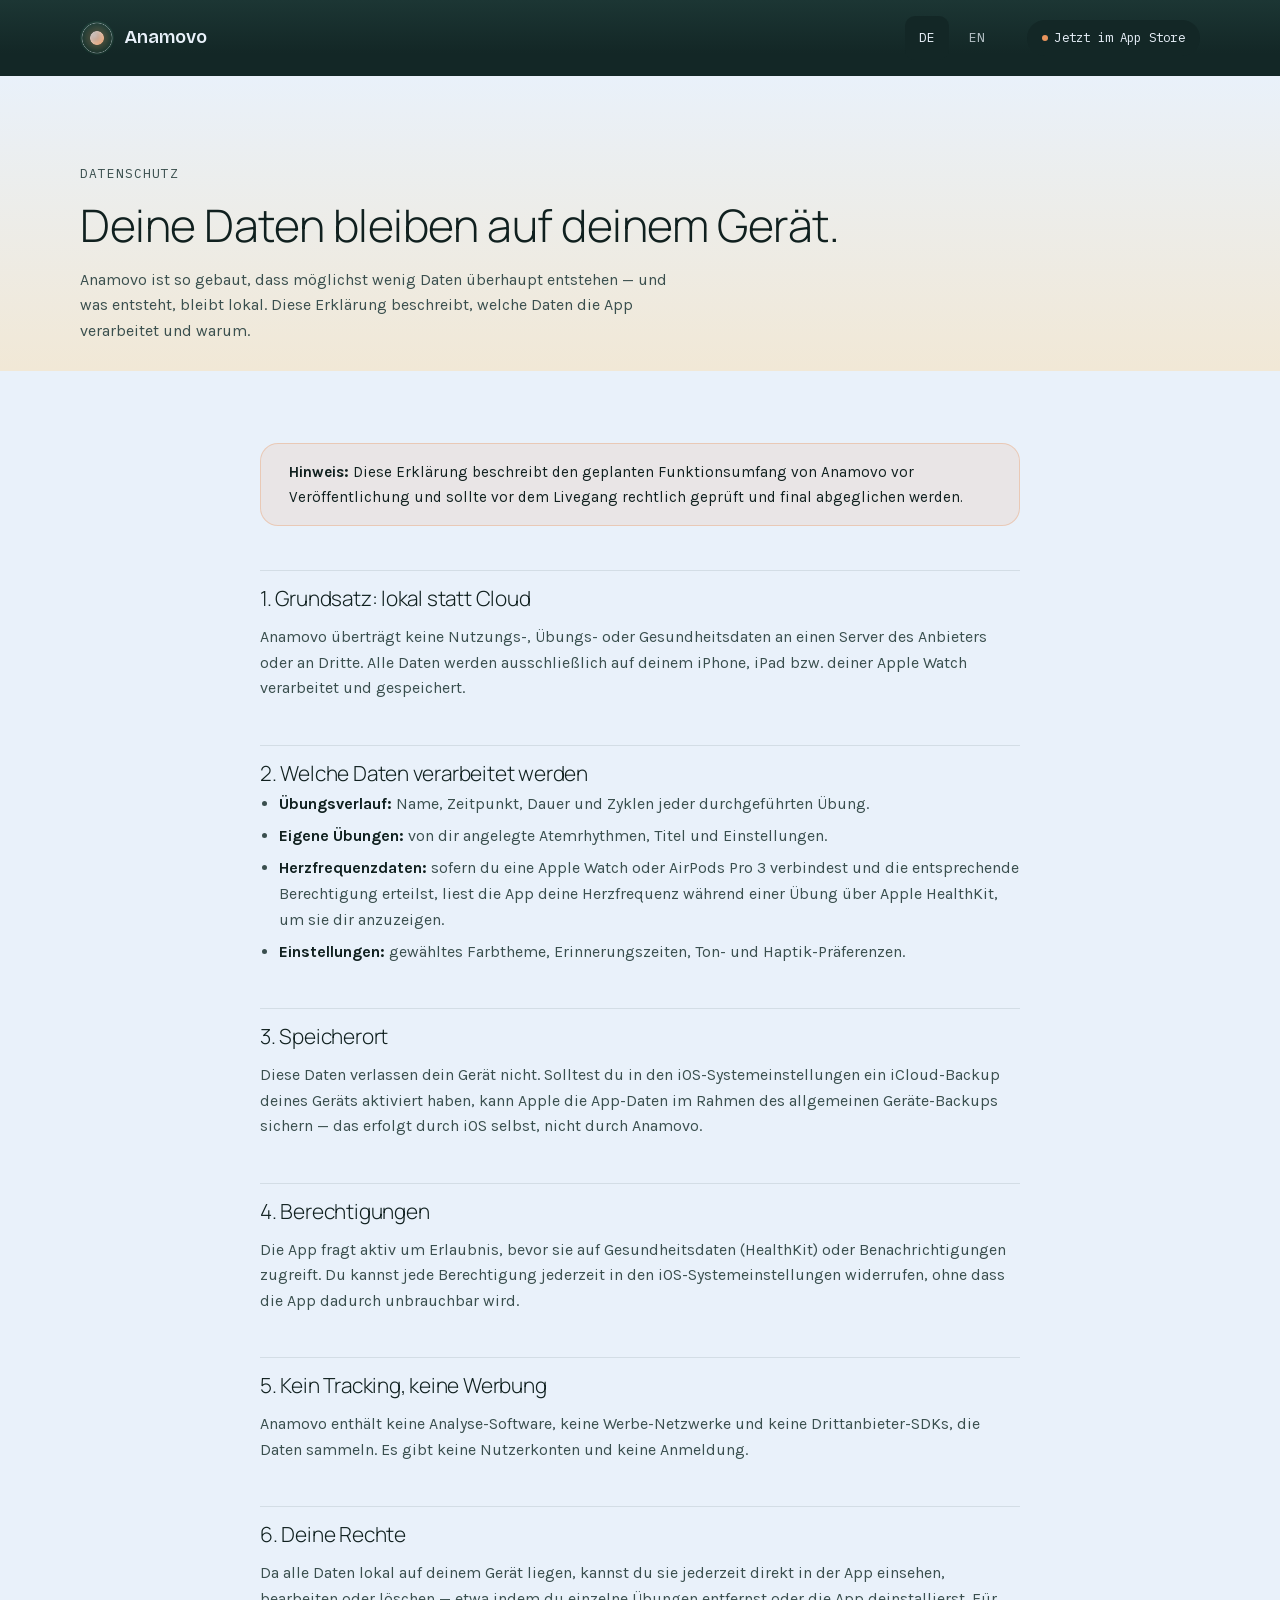
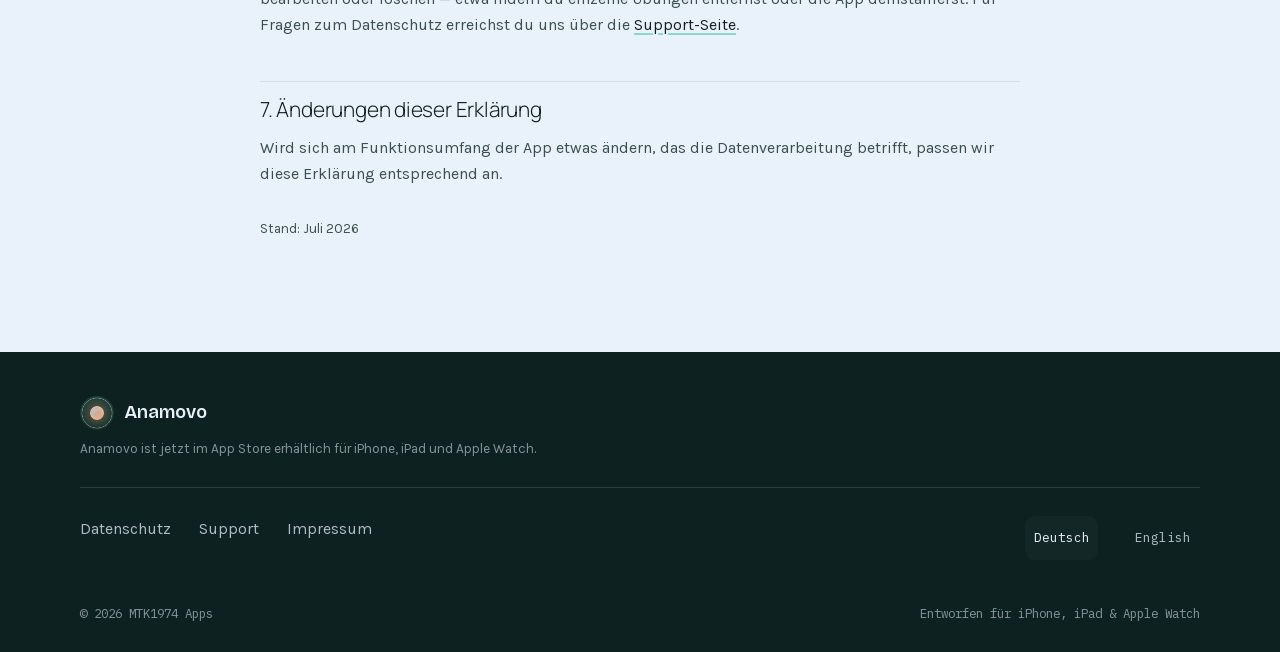
<file: datenschutz.html>
<!doctype html>
<html lang="de">
<head>
<meta charset="utf-8">
<meta name="viewport" content="width=device-width, initial-scale=1">
<title>Datenschutz — Anamovo</title>
<meta name="description" content="Datenschutzerklärung von Anamovo: Alle Übungs- und Gesundheitsdaten bleiben ausschließlich lokal auf deinem Gerät.">

<!-- Open Graph / social -->
<meta property="og:type" content="website">
<meta property="og:site_name" content="Anamovo">
<meta property="og:locale" content="de_DE">
<meta property="og:locale:alternate" content="en_US">
<meta property="og:title" content="Datenschutz — Anamovo">
<meta property="og:description" content="Datenschutzerklärung von Anamovo: Alle Übungs- und Gesundheitsdaten bleiben ausschließlich lokal auf deinem Gerät.">
<meta property="og:url" content="https://www.anamovo.com/datenschutz.html">
<meta property="og:image" content="https://www.anamovo.com/assets/img/og.png">
<meta property="og:image:width" content="1200">
<meta property="og:image:height" content="630">
<meta property="og:image:alt" content="Anamovo — Atem- &amp; Entspannungs-App für iPhone, iPad und Apple Watch">
<meta name="twitter:card" content="summary_large_image">
<meta name="twitter:title" content="Datenschutz — Anamovo">
<meta name="twitter:description" content="Datenschutzerklärung von Anamovo: Alle Übungs- und Gesundheitsdaten bleiben ausschließlich lokal auf deinem Gerät.">
<meta name="twitter:image" content="https://www.anamovo.com/assets/img/og.png">
<link rel="canonical" href="./datenschutz.html">
<link rel="alternate" hreflang="de" href="./datenschutz.html">
<link rel="alternate" hreflang="en" href="./en/privacy.html">
<script>
  (function () {
    try {
      if (localStorage.getItem("anamovoLang")) return;
      localStorage.setItem("anamovoLang", "1");
      var current = document.documentElement.lang.slice(0, 2);
      var preferred = ((navigator.languages && navigator.languages[0]) || navigator.language || "").slice(0, 2).toLowerCase();
      var want = preferred === "de" ? "de" : "en";
      if (want === current) return;
      var alt = document.querySelector('link[hreflang="' + want + '"]');
      if (alt) location.replace(alt.href);
    } catch (e) {}
  })();
</script>
<link rel="icon" href="assets/img/favicon-32.png?v=2" sizes="32x32">
<link rel="icon" href="assets/img/favicon-16.png?v=2" sizes="16x16">
<link rel="apple-touch-icon" href="assets/img/apple-touch-icon.png?v=2">
<meta name="theme-color" content="#e9f1fa">
<link rel="preload" href="assets/fonts/bricolage-grotesque-var-latin.woff2" as="font" type="font/woff2" crossorigin>
<link rel="preload" href="assets/fonts/manrope-var-latin.woff2" as="font" type="font/woff2" crossorigin>
<link rel="preload" href="assets/fonts/karla-400-latin.woff2" as="font" type="font/woff2" crossorigin>
<link rel="stylesheet" href="assets/css/fonts.css?v=33">
<link rel="stylesheet" href="assets/css/styles.css?v=80">
</head>
<body>
<a class="skip-link" href="#inhalt">Zum Inhalt springen</a>

<header class="site-nav">
  <div class="container">
    <a class="wordmark" href="index.html">
      <img class="icon-mark" src="assets/img/icon-mark.png" alt="" width="32" height="32">
      Anamovo
    </a>
    <div class="nav-right">
      <nav class="lang-switch" aria-label="Sprache">
        <a href="./datenschutz.html" aria-current="true">DE</a>
        <a href="./en/privacy.html">EN</a>
      </nav>
      <a class="pill-badge" href="https://www.apple.com/de/app-store/"><span class="dot"></span>Jetzt im App Store</a>
    </div>
  </div>
</header>

<main id="inhalt">
  <section class="legal-hero">
    <div class="container">
      <p class="eyebrow">Datenschutz</p>
      <h1>Deine Daten bleiben auf deinem Gerät.</h1>
      <p>Anamovo ist so gebaut, dass möglichst wenig Daten überhaupt entstehen — und was entsteht, bleibt lokal. Diese Erklärung beschreibt, welche Daten die App verarbeitet und warum.</p>
    </div>
  </section>

  <section class="legal-body">
    <div class="container">
      <div class="callout">
        <p><strong>Hinweis:</strong> Diese Erklärung beschreibt den geplanten Funktionsumfang von Anamovo vor Veröffentlichung und sollte vor dem Livegang rechtlich geprüft und final abgeglichen werden.</p>
      </div>

      <h2>1. Grundsatz: lokal statt Cloud</h2>
      <p>Anamovo überträgt keine Nutzungs-, Übungs- oder Gesundheitsdaten an einen Server des Anbieters oder an Dritte. Alle Daten werden ausschließlich auf deinem iPhone, iPad bzw. deiner Apple&nbsp;Watch verarbeitet und gespeichert.</p>

      <h2>2. Welche Daten verarbeitet werden</h2>
      <ul>
        <li><strong>Übungsverlauf:</strong> Name, Zeitpunkt, Dauer und Zyklen jeder durchgeführten Übung.</li>
        <li><strong>Eigene Übungen:</strong> von dir angelegte Atemrhythmen, Titel und Einstellungen.</li>
        <li><strong>Herzfrequenzdaten:</strong> sofern du eine Apple&nbsp;Watch oder AirPods&nbsp;Pro&nbsp;3 verbindest und die entsprechende Berechtigung erteilst, liest die App deine Herzfrequenz während einer Übung über Apple HealthKit, um sie dir anzuzeigen.</li>
        <li><strong>Einstellungen:</strong> gewähltes Farbtheme, Erinnerungszeiten, Ton- und Haptik-Präferenzen.</li>
      </ul>

      <h2>3. Speicherort</h2>
      <p>Diese Daten verlassen dein Gerät nicht. Solltest du in den iOS-Systemeinstellungen ein iCloud-Backup deines Geräts aktiviert haben, kann Apple die App-Daten im Rahmen des allgemeinen Geräte-Backups sichern — das erfolgt durch iOS selbst, nicht durch Anamovo.</p>

      <h2>4. Berechtigungen</h2>
      <p>Die App fragt aktiv um Erlaubnis, bevor sie auf Gesundheitsdaten (HealthKit) oder Benachrichtigungen zugreift. Du kannst jede Berechtigung jederzeit in den iOS-Systemeinstellungen widerrufen, ohne dass die App dadurch unbrauchbar wird.</p>

      <h2>5. Kein Tracking, keine Werbung</h2>
      <p>Anamovo enthält keine Analyse-Software, keine Werbe-Netzwerke und keine Drittanbieter-SDKs, die Daten sammeln. Es gibt keine Nutzerkonten und keine Anmeldung.</p>

      <h2>6. Deine Rechte</h2>
      <p>Da alle Daten lokal auf deinem Gerät liegen, kannst du sie jederzeit direkt in der App einsehen, bearbeiten oder löschen — etwa indem du einzelne Übungen entfernst oder die App deinstallierst. Für Fragen zum Datenschutz erreichst du uns über die <a href="support.html">Support-Seite</a>.</p>

      <h2>7. Änderungen dieser Erklärung</h2>
      <p>Wird sich am Funktionsumfang der App etwas ändern, das die Datenverarbeitung betrifft, passen wir diese Erklärung entsprechend an.</p>

      <p style="margin-top:2rem; font-size:0.85rem; color:var(--ink-soft)">Stand: Juli 2026</p>
    </div>
  </section>
</main>

<footer class="site-footer">
  <div class="footer-top container">
    <a class="wordmark footer-wordmark" href="index.html">
      <img class="icon-mark" src="assets/img/icon-mark.png" alt="" width="32" height="32">
      Anamovo
    </a>
    <p class="footer-note">Anamovo ist jetzt im App Store erhältlich für iPhone, iPad und Apple Watch.</p>
  </div>
  <div class="footer-grid container">
    <nav aria-label="Rechtliches">
      <a href="datenschutz.html">Datenschutz</a>
      <a href="support.html">Support</a>
      <a href="impressum.html">Impressum</a>
    </nav>
    <nav class="lang-switch" aria-label="Sprache">
      <a href="./datenschutz.html" aria-current="true">Deutsch</a>
      <a href="./en/privacy.html">English</a>
    </nav>
  </div>
  <div class="footer-meta container">
    <span>© 2026 MTK1974 Apps</span>
    <span>Entworfen für iPhone, iPad &amp; Apple Watch</span>
  </div>
</footer>

<script src="assets/js/main.js?v=55"></script>
</body>
</html>
</file>
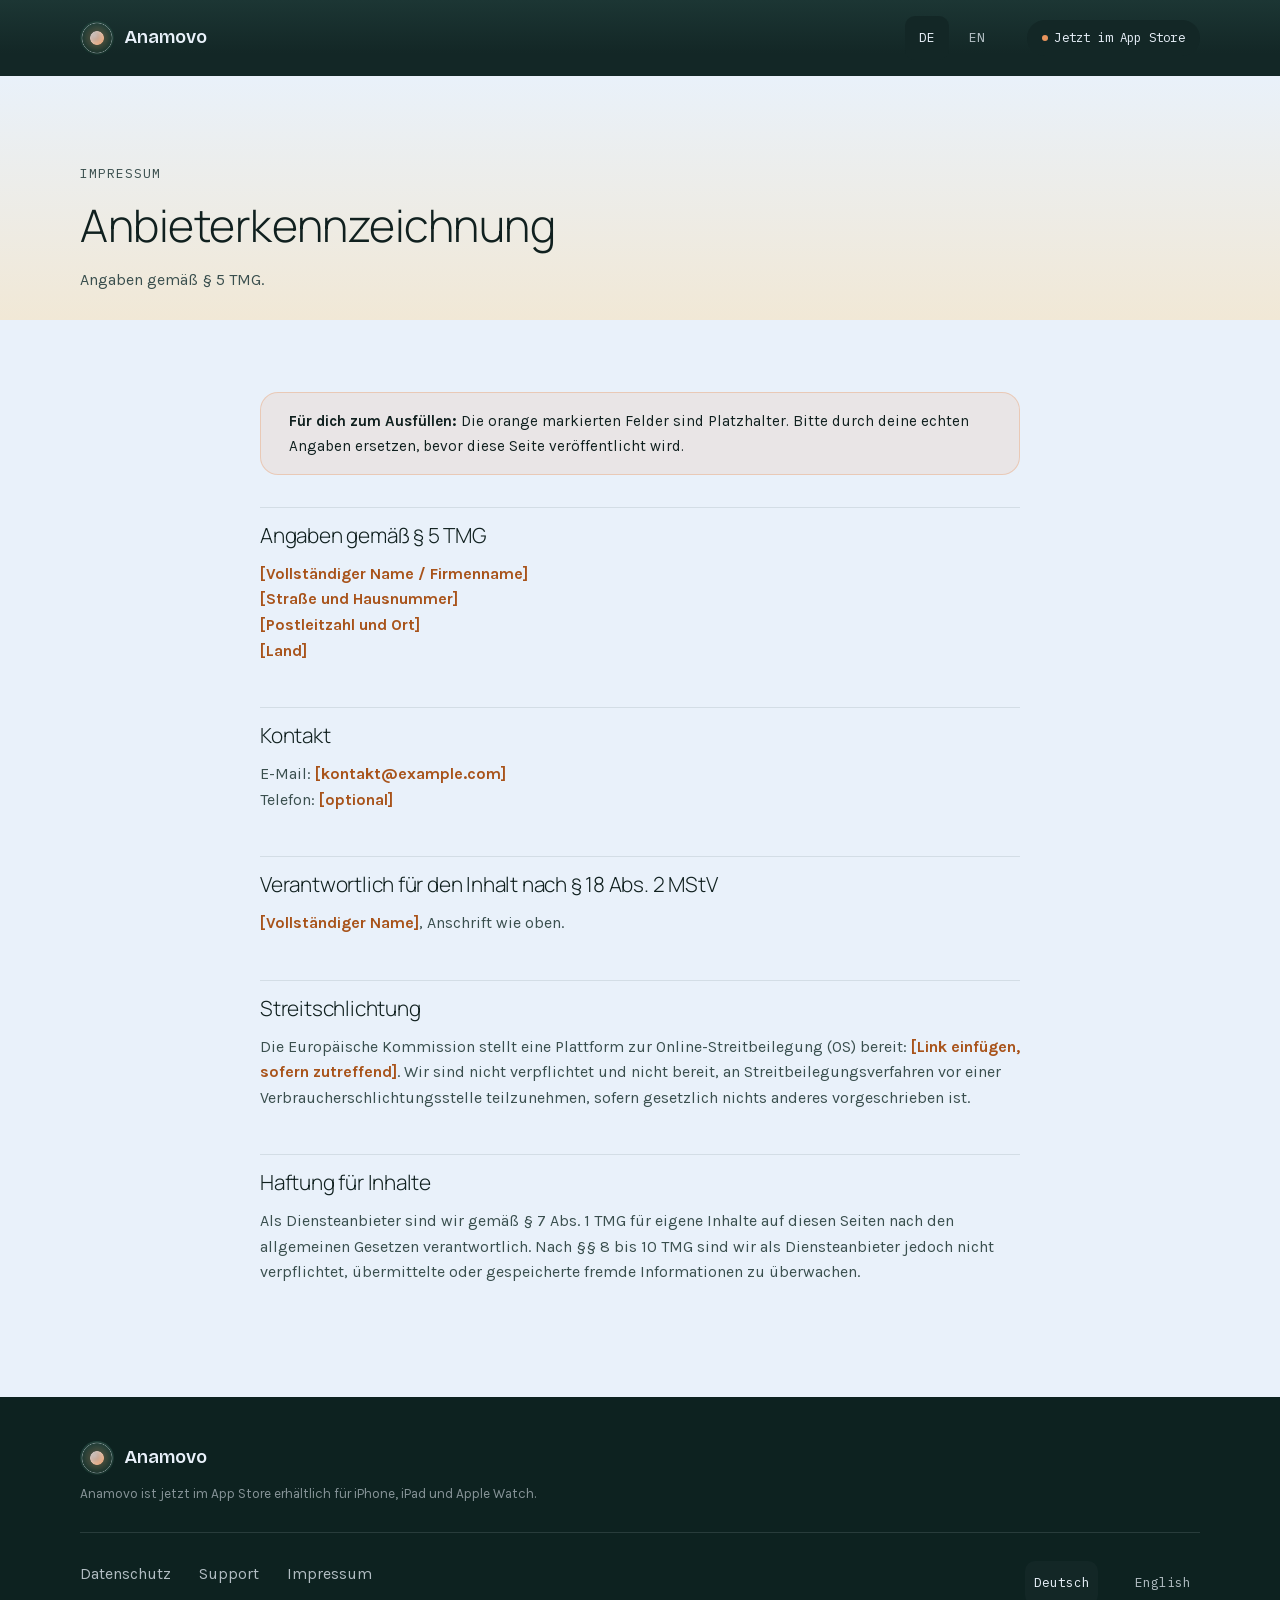
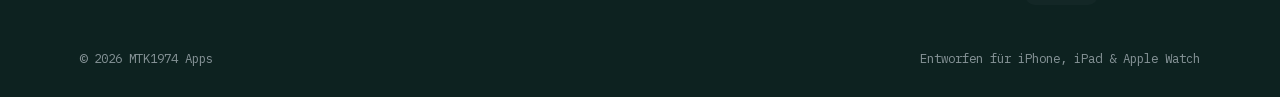
<file: impressum.html>
<!doctype html>
<html lang="de">
<head>
<meta charset="utf-8">
<meta name="viewport" content="width=device-width, initial-scale=1">
<title>Impressum — Anamovo</title>
<meta name="description" content="Anbieterkennzeichnung nach § 5 TMG für Anamovo.">

<!-- Open Graph / social -->
<meta property="og:type" content="website">
<meta property="og:site_name" content="Anamovo">
<meta property="og:locale" content="de_DE">
<meta property="og:locale:alternate" content="en_US">
<meta property="og:title" content="Impressum — Anamovo">
<meta property="og:description" content="Anbieterkennzeichnung nach § 5 TMG für Anamovo.">
<meta property="og:url" content="https://www.anamovo.com/impressum.html">
<meta property="og:image" content="https://www.anamovo.com/assets/img/og.png">
<meta property="og:image:width" content="1200">
<meta property="og:image:height" content="630">
<meta property="og:image:alt" content="Anamovo — Atem- &amp; Entspannungs-App für iPhone, iPad und Apple Watch">
<meta name="twitter:card" content="summary_large_image">
<meta name="twitter:title" content="Impressum — Anamovo">
<meta name="twitter:description" content="Anbieterkennzeichnung nach § 5 TMG für Anamovo.">
<meta name="twitter:image" content="https://www.anamovo.com/assets/img/og.png">
<link rel="canonical" href="./impressum.html">
<link rel="alternate" hreflang="de" href="./impressum.html">
<link rel="alternate" hreflang="en" href="./en/imprint.html">
<script>
  (function () {
    try {
      if (localStorage.getItem("anamovoLang")) return;
      localStorage.setItem("anamovoLang", "1");
      var current = document.documentElement.lang.slice(0, 2);
      var preferred = ((navigator.languages && navigator.languages[0]) || navigator.language || "").slice(0, 2).toLowerCase();
      var want = preferred === "de" ? "de" : "en";
      if (want === current) return;
      var alt = document.querySelector('link[hreflang="' + want + '"]');
      if (alt) location.replace(alt.href);
    } catch (e) {}
  })();
</script>
<link rel="icon" href="assets/img/favicon-32.png?v=2" sizes="32x32">
<link rel="icon" href="assets/img/favicon-16.png?v=2" sizes="16x16">
<link rel="apple-touch-icon" href="assets/img/apple-touch-icon.png?v=2">
<meta name="theme-color" content="#e9f1fa">
<link rel="preload" href="assets/fonts/bricolage-grotesque-var-latin.woff2" as="font" type="font/woff2" crossorigin>
<link rel="preload" href="assets/fonts/manrope-var-latin.woff2" as="font" type="font/woff2" crossorigin>
<link rel="preload" href="assets/fonts/karla-400-latin.woff2" as="font" type="font/woff2" crossorigin>
<link rel="stylesheet" href="assets/css/fonts.css?v=33">
<link rel="stylesheet" href="assets/css/styles.css?v=80">
</head>
<body>
<a class="skip-link" href="#inhalt">Zum Inhalt springen</a>

<header class="site-nav">
  <div class="container">
    <a class="wordmark" href="index.html">
      <img class="icon-mark" src="assets/img/icon-mark.png" alt="" width="32" height="32">
      Anamovo
    </a>
    <div class="nav-right">
      <nav class="lang-switch" aria-label="Sprache">
        <a href="./impressum.html" aria-current="true">DE</a>
        <a href="./en/imprint.html">EN</a>
      </nav>
      <a class="pill-badge" href="https://www.apple.com/de/app-store/"><span class="dot"></span>Jetzt im App Store</a>
    </div>
  </div>
</header>

<main id="inhalt">
  <section class="legal-hero">
    <div class="container">
      <p class="eyebrow">Impressum</p>
      <h1>Anbieterkennzeichnung</h1>
      <p>Angaben gemäß § 5 TMG.</p>
    </div>
  </section>

  <section class="legal-body">
    <div class="container">
      <div class="callout">
        <p><strong>Für dich zum Ausfüllen:</strong> Die orange markierten Felder sind Platzhalter. Bitte durch deine echten Angaben ersetzen, bevor diese Seite veröffentlicht wird.</p>
      </div>

      <h2 style="margin-top:2rem;">Angaben gemäß § 5 TMG</h2>
      <p>
        <span class="placeholder">[Vollständiger Name / Firmenname]</span><br>
        <span class="placeholder">[Straße und Hausnummer]</span><br>
        <span class="placeholder">[Postleitzahl und Ort]</span><br>
        <span class="placeholder">[Land]</span>
      </p>

      <h2>Kontakt</h2>
      <p>
        E-Mail: <span class="placeholder">[kontakt@example.com]</span><br>
        Telefon: <span class="placeholder">[optional]</span>
      </p>

      <h2>Verantwortlich für den Inhalt nach § 18 Abs. 2 MStV</h2>
      <p><span class="placeholder">[Vollständiger Name]</span>, Anschrift wie oben.</p>

      <h2>Streitschlichtung</h2>
      <p>Die Europäische Kommission stellt eine Plattform zur Online-Streitbeilegung (OS) bereit: <span class="placeholder">[Link einfügen, sofern zutreffend]</span>. Wir sind nicht verpflichtet und nicht bereit, an Streitbeilegungsverfahren vor einer Verbraucherschlichtungsstelle teilzunehmen, sofern gesetzlich nichts anderes vorgeschrieben ist.</p>

      <h2>Haftung für Inhalte</h2>
      <p>Als Diensteanbieter sind wir gemäß § 7 Abs. 1 TMG für eigene Inhalte auf diesen Seiten nach den allgemeinen Gesetzen verantwortlich. Nach §§ 8 bis 10 TMG sind wir als Diensteanbieter jedoch nicht verpflichtet, übermittelte oder gespeicherte fremde Informationen zu überwachen.</p>
    </div>
  </section>
</main>

<footer class="site-footer">
  <div class="footer-top container">
    <a class="wordmark footer-wordmark" href="index.html">
      <img class="icon-mark" src="assets/img/icon-mark.png" alt="" width="32" height="32">
      Anamovo
    </a>
    <p class="footer-note">Anamovo ist jetzt im App Store erhältlich für iPhone, iPad und Apple Watch.</p>
  </div>
  <div class="footer-grid container">
    <nav aria-label="Rechtliches">
      <a href="datenschutz.html">Datenschutz</a>
      <a href="support.html">Support</a>
      <a href="impressum.html">Impressum</a>
    </nav>
    <nav class="lang-switch" aria-label="Sprache">
      <a href="./impressum.html" aria-current="true">Deutsch</a>
      <a href="./en/imprint.html">English</a>
    </nav>
  </div>
  <div class="footer-meta container">
    <span>© 2026 MTK1974 Apps</span>
    <span>Entworfen für iPhone, iPad &amp; Apple Watch</span>
  </div>
</footer>

<script src="assets/js/main.js?v=55"></script>
</body>
</html>
</file>
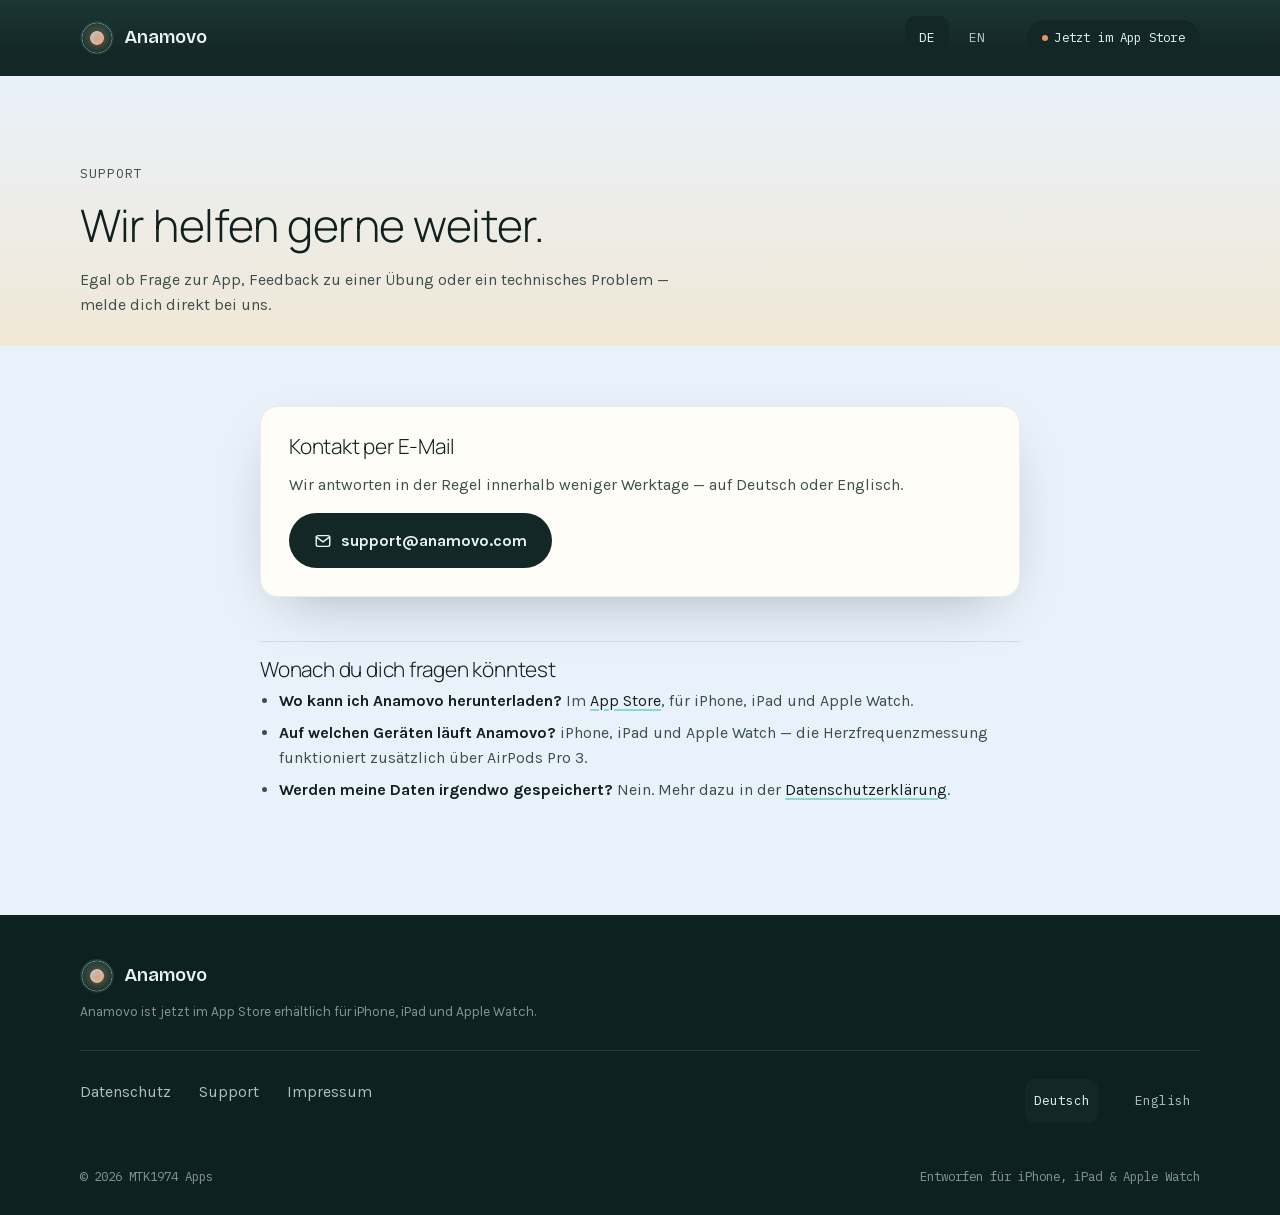
<file: support.html>
<!doctype html>
<html lang="de">
<head>
<meta charset="utf-8">
<meta name="viewport" content="width=device-width, initial-scale=1">
<title>Support — Anamovo</title>
<meta name="description" content="Fragen, Feedback oder ein Problem mit Anamovo? So erreichst du uns.">

<!-- Open Graph / social -->
<meta property="og:type" content="website">
<meta property="og:site_name" content="Anamovo">
<meta property="og:locale" content="de_DE">
<meta property="og:locale:alternate" content="en_US">
<meta property="og:title" content="Support — Anamovo">
<meta property="og:description" content="Fragen, Feedback oder ein Problem mit Anamovo? So erreichst du uns.">
<meta property="og:url" content="https://www.anamovo.com/support.html">
<meta property="og:image" content="https://www.anamovo.com/assets/img/og.png">
<meta property="og:image:width" content="1200">
<meta property="og:image:height" content="630">
<meta property="og:image:alt" content="Anamovo — Atem- &amp; Entspannungs-App für iPhone, iPad und Apple Watch">
<meta name="twitter:card" content="summary_large_image">
<meta name="twitter:title" content="Support — Anamovo">
<meta name="twitter:description" content="Fragen, Feedback oder ein Problem mit Anamovo? So erreichst du uns.">
<meta name="twitter:image" content="https://www.anamovo.com/assets/img/og.png">
<link rel="canonical" href="./support.html">
<link rel="alternate" hreflang="de" href="./support.html">
<link rel="alternate" hreflang="en" href="./en/support.html">
<script>
  (function () {
    try {
      if (localStorage.getItem("anamovoLang")) return;
      localStorage.setItem("anamovoLang", "1");
      var current = document.documentElement.lang.slice(0, 2);
      var preferred = ((navigator.languages && navigator.languages[0]) || navigator.language || "").slice(0, 2).toLowerCase();
      var want = preferred === "de" ? "de" : "en";
      if (want === current) return;
      var alt = document.querySelector('link[hreflang="' + want + '"]');
      if (alt) location.replace(alt.href);
    } catch (e) {}
  })();
</script>
<link rel="icon" href="assets/img/favicon-32.png?v=2" sizes="32x32">
<link rel="icon" href="assets/img/favicon-16.png?v=2" sizes="16x16">
<link rel="apple-touch-icon" href="assets/img/apple-touch-icon.png?v=2">
<meta name="theme-color" content="#e9f1fa">
<link rel="preload" href="assets/fonts/bricolage-grotesque-var-latin.woff2" as="font" type="font/woff2" crossorigin>
<link rel="preload" href="assets/fonts/manrope-var-latin.woff2" as="font" type="font/woff2" crossorigin>
<link rel="preload" href="assets/fonts/karla-400-latin.woff2" as="font" type="font/woff2" crossorigin>
<link rel="stylesheet" href="assets/css/fonts.css?v=33">
<link rel="stylesheet" href="assets/css/styles.css?v=80">
</head>
<body>
<a class="skip-link" href="#inhalt">Zum Inhalt springen</a>

<header class="site-nav">
  <div class="container">
    <a class="wordmark" href="index.html">
      <img class="icon-mark" src="assets/img/icon-mark.png" alt="" width="32" height="32">
      Anamovo
    </a>
    <div class="nav-right">
      <nav class="lang-switch" aria-label="Sprache">
        <a href="./support.html" aria-current="true">DE</a>
        <a href="./en/support.html">EN</a>
      </nav>
      <a class="pill-badge" href="https://www.apple.com/de/app-store/"><span class="dot"></span>Jetzt im App Store</a>
    </div>
  </div>
</header>

<main id="inhalt">
  <section class="legal-hero">
    <div class="container">
      <p class="eyebrow">Support</p>
      <h1>Wir helfen gerne weiter.</h1>
      <p>Egal ob Frage zur App, Feedback zu einer Übung oder ein technisches Problem — melde dich direkt bei uns.</p>
    </div>
  </section>

  <section class="legal-body">
    <div class="container">
      <div class="support-card">
        <h2 style="margin-top:0; border-top:none; padding-top:0;">Kontakt per E-Mail</h2>
        <p>Wir antworten in der Regel innerhalb weniger Werktage — auf Deutsch oder Englisch.</p>
        <a class="btn btn-primary" href="mailto:support@anamovo.com">
          <svg width="18" height="18" viewBox="0 0 20 20" fill="none" aria-hidden="true"><path d="M2.5 5.5L10 11L17.5 5.5" stroke="currentColor" stroke-width="1.6" stroke-linecap="round" stroke-linejoin="round"/><rect x="2.5" y="4" width="15" height="12" rx="2" stroke="currentColor" stroke-width="1.6"/></svg>
          support@anamovo.com
        </a>
      </div>

      <h2>Wonach du dich fragen könntest</h2>
      <ul>
        <li><strong>Wo kann ich Anamovo herunterladen?</strong> Im <a href="https://www.apple.com/de/app-store/">App Store</a>, für iPhone, iPad und Apple Watch.</li>
        <li><strong>Auf welchen Geräten läuft Anamovo?</strong> iPhone, iPad und Apple Watch — die Herzfrequenzmessung funktioniert zusätzlich über AirPods Pro 3.</li>
        <li><strong>Werden meine Daten irgendwo gespeichert?</strong> Nein. Mehr dazu in der <a href="datenschutz.html">Datenschutzerklärung</a>.</li>
      </ul>
    </div>
  </section>
</main>

<footer class="site-footer">
  <div class="footer-top container">
    <a class="wordmark footer-wordmark" href="index.html">
      <img class="icon-mark" src="assets/img/icon-mark.png" alt="" width="32" height="32">
      Anamovo
    </a>
    <p class="footer-note">Anamovo ist jetzt im App Store erhältlich für iPhone, iPad und Apple Watch.</p>
  </div>
  <div class="footer-grid container">
    <nav aria-label="Rechtliches">
      <a href="datenschutz.html">Datenschutz</a>
      <a href="support.html">Support</a>
      <a href="impressum.html">Impressum</a>
    </nav>
    <nav class="lang-switch" aria-label="Sprache">
      <a href="./support.html" aria-current="true">Deutsch</a>
      <a href="./en/support.html">English</a>
    </nav>
  </div>
  <div class="footer-meta container">
    <span>© 2026 MTK1974 Apps</span>
    <span>Entworfen für iPhone, iPad &amp; Apple Watch</span>
  </div>
</footer>

<script src="assets/js/main.js?v=55"></script>
</body>
</html>
</file>
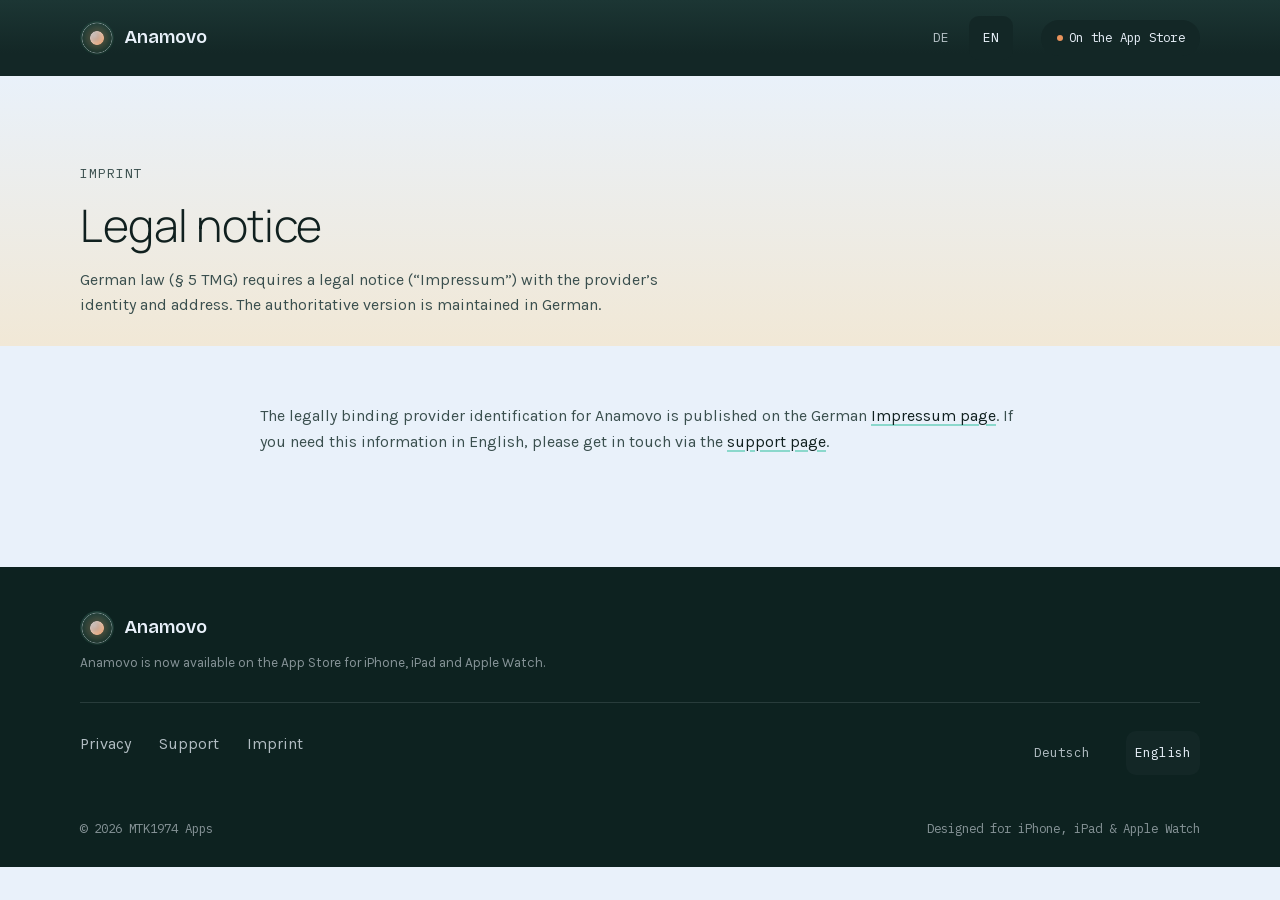
<file: en/imprint.html>
<!doctype html>
<html lang="en">
<head>
<meta charset="utf-8">
<meta name="viewport" content="width=device-width, initial-scale=1">
<title>Imprint — Anamovo</title>
<meta name="description" content="Legal notice for Anamovo.">

<!-- Open Graph / social -->
<meta property="og:type" content="website">
<meta property="og:site_name" content="Anamovo">
<meta property="og:locale" content="en_US">
<meta property="og:locale:alternate" content="de_DE">
<meta property="og:title" content="Imprint — Anamovo">
<meta property="og:description" content="Legal notice for Anamovo.">
<meta property="og:url" content="https://www.anamovo.com/en/imprint.html">
<meta property="og:image" content="https://www.anamovo.com/assets/img/og-en.png">
<meta property="og:image:width" content="1200">
<meta property="og:image:height" content="630">
<meta property="og:image:alt" content="Anamovo — breathing &amp; relaxation app for iPhone, iPad and Apple Watch">
<meta name="twitter:card" content="summary_large_image">
<meta name="twitter:title" content="Imprint — Anamovo">
<meta name="twitter:description" content="Legal notice for Anamovo.">
<meta name="twitter:image" content="https://www.anamovo.com/assets/img/og-en.png">
<link rel="canonical" href="./imprint.html">
<link rel="alternate" hreflang="en" href="./imprint.html">
<link rel="alternate" hreflang="de" href="../impressum.html">
<script>
  (function () {
    try {
      if (localStorage.getItem("anamovoLang")) return;
      localStorage.setItem("anamovoLang", "1");
      var current = document.documentElement.lang.slice(0, 2);
      var preferred = ((navigator.languages && navigator.languages[0]) || navigator.language || "").slice(0, 2).toLowerCase();
      var want = preferred === "de" ? "de" : "en";
      if (want === current) return;
      var alt = document.querySelector('link[hreflang="' + want + '"]');
      if (alt) location.replace(alt.href);
    } catch (e) {}
  })();
</script>
<link rel="icon" href="../assets/img/favicon-32.png?v=2" sizes="32x32">
<link rel="icon" href="../assets/img/favicon-16.png?v=2" sizes="16x16">
<link rel="apple-touch-icon" href="../assets/img/apple-touch-icon.png?v=2">
<meta name="theme-color" content="#e9f1fa">
<link rel="preload" href="../assets/fonts/bricolage-grotesque-var-latin.woff2" as="font" type="font/woff2" crossorigin>
<link rel="preload" href="../assets/fonts/manrope-var-latin.woff2" as="font" type="font/woff2" crossorigin>
<link rel="preload" href="../assets/fonts/karla-400-latin.woff2" as="font" type="font/woff2" crossorigin>
<link rel="stylesheet" href="../assets/css/fonts.css?v=33">
<link rel="stylesheet" href="../assets/css/styles.css?v=80">
</head>
<body>
<a class="skip-link" href="#content">Skip to content</a>

<header class="site-nav">
  <div class="container">
    <a class="wordmark" href="index.html">
      <img class="icon-mark" src="../assets/img/icon-mark.png" alt="" width="32" height="32">
      Anamovo
    </a>
    <div class="nav-right">
      <nav class="lang-switch" aria-label="Language">
        <a href="../impressum.html">DE</a>
        <a href="./imprint.html" aria-current="true">EN</a>
      </nav>
      <a class="pill-badge" href="https://www.apple.com/app-store/"><span class="dot"></span>On the App Store</a>
    </div>
  </div>
</header>

<main id="content">
  <section class="legal-hero">
    <div class="container">
      <p class="eyebrow">Imprint</p>
      <h1>Legal notice</h1>
      <p>German law (§ 5 TMG) requires a legal notice (“Impressum”) with the provider’s identity and address. The authoritative version is maintained in German.</p>
    </div>
  </section>

  <section class="legal-body">
    <div class="container">
      <p>The legally binding provider identification for Anamovo is published on the German <a href="../impressum.html">Impressum page</a>. If you need this information in English, please get in touch via the <a href="support.html">support page</a>.</p>
    </div>
  </section>
</main>

<footer class="site-footer">
  <div class="footer-top container">
    <a class="wordmark footer-wordmark" href="index.html">
      <img class="icon-mark" src="../assets/img/icon-mark.png" alt="" width="32" height="32">
      Anamovo
    </a>
    <p class="footer-note">Anamovo is now available on the App Store for iPhone, iPad and Apple Watch.</p>
  </div>
  <div class="footer-grid container">
    <nav aria-label="Legal">
      <a href="privacy.html">Privacy</a>
      <a href="support.html">Support</a>
      <a href="imprint.html">Imprint</a>
    </nav>
    <nav class="lang-switch" aria-label="Language">
      <a href="../impressum.html">Deutsch</a>
      <a href="./imprint.html" aria-current="true">English</a>
    </nav>
  </div>
  <div class="footer-meta container">
    <span>© 2026 MTK1974 Apps</span>
    <span>Designed for iPhone, iPad &amp; Apple Watch</span>
  </div>
</footer>

<script src="../assets/js/main.js?v=55"></script>
</body>
</html>
</file>
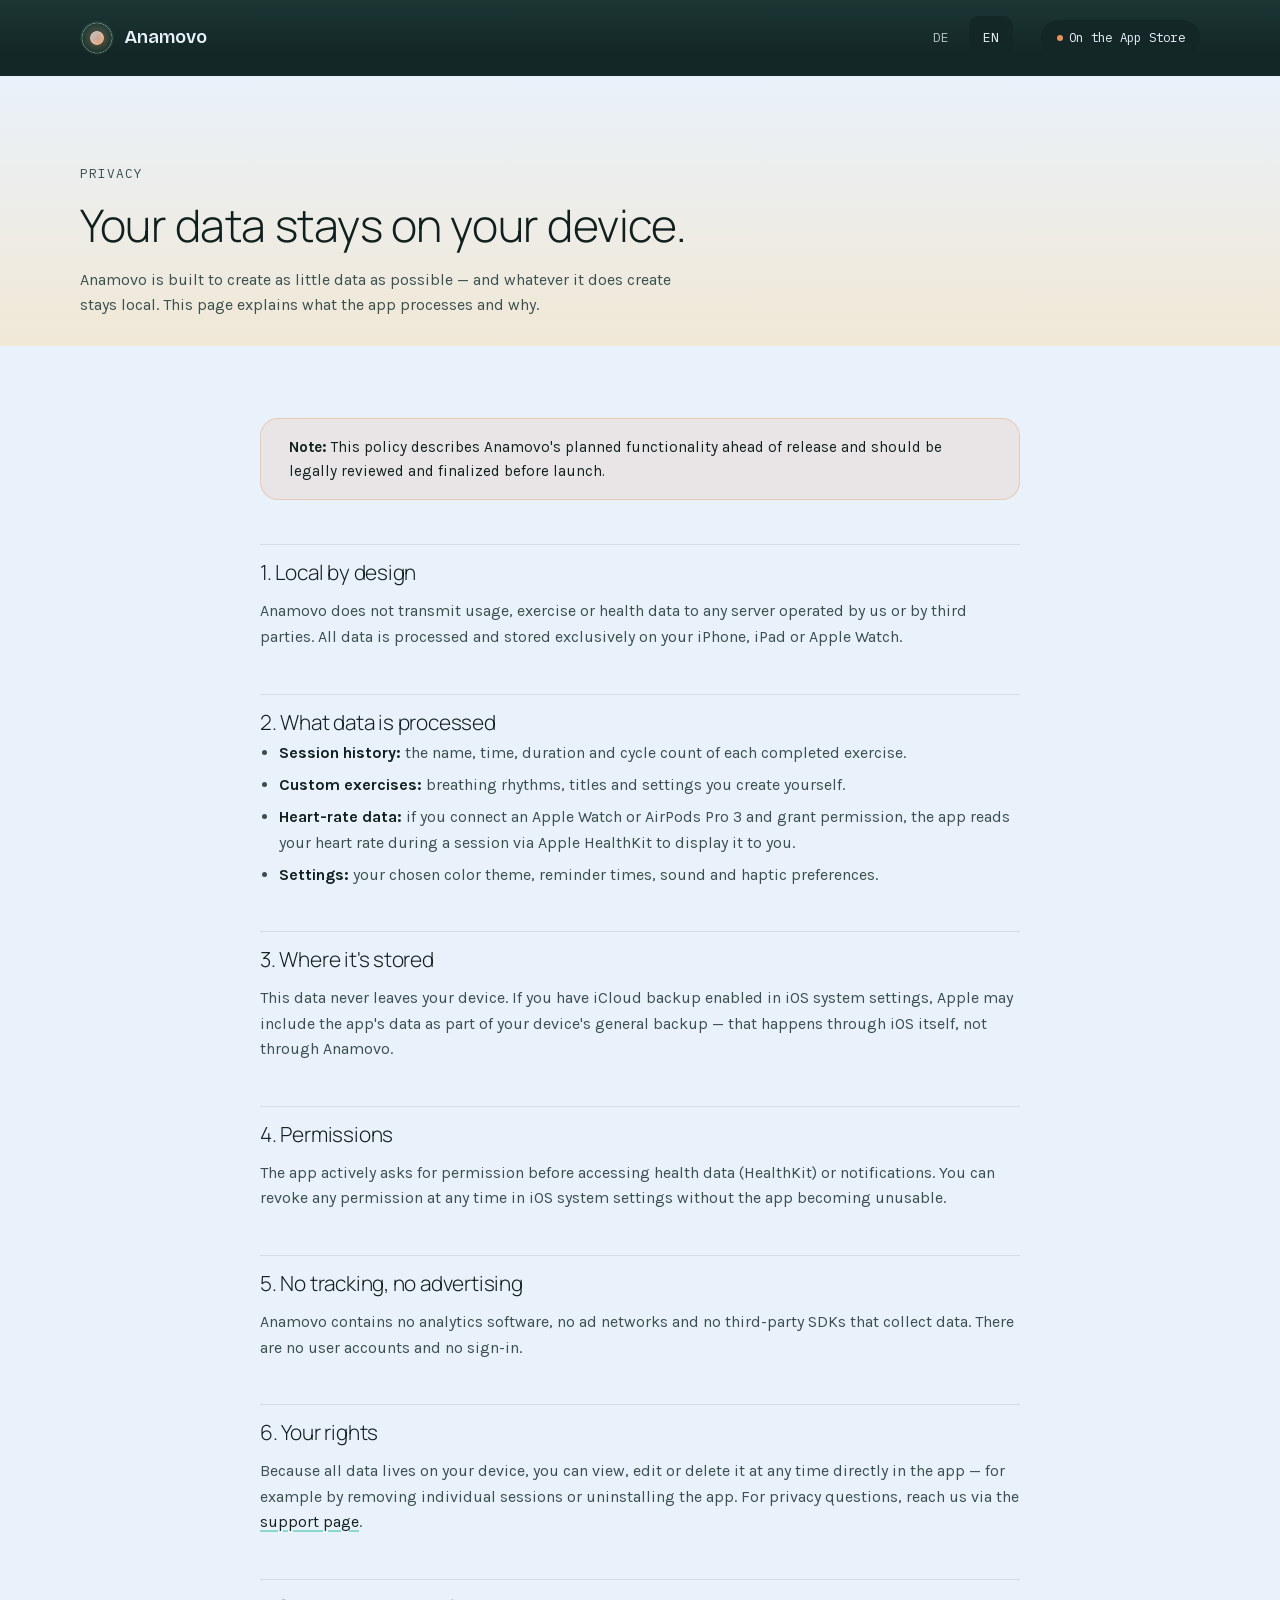
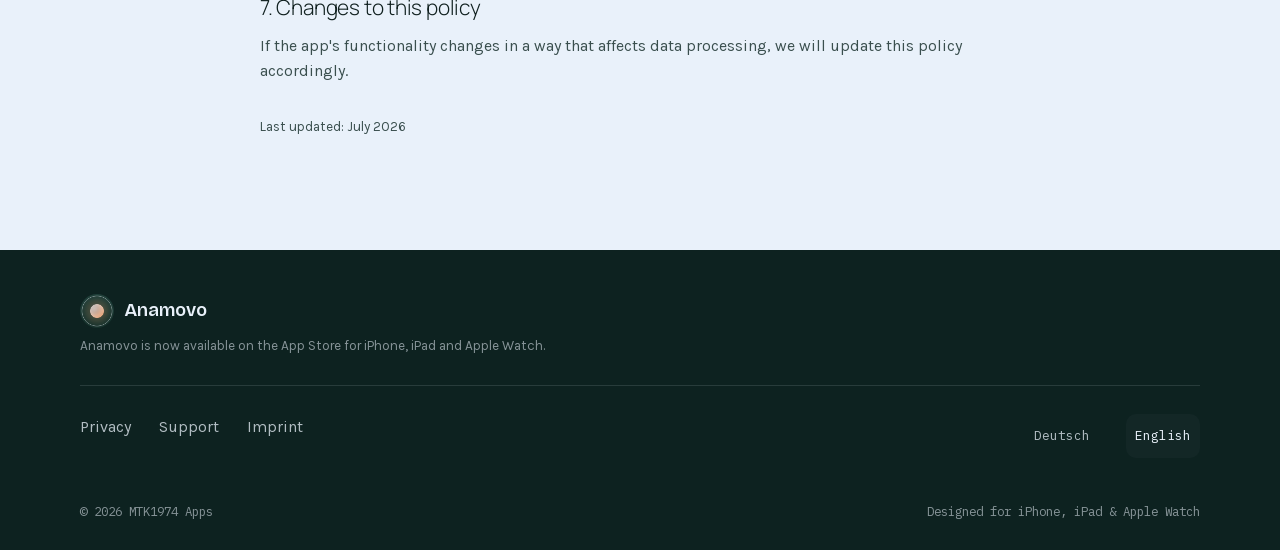
<file: en/privacy.html>
<!doctype html>
<html lang="en">
<head>
<meta charset="utf-8">
<meta name="viewport" content="width=device-width, initial-scale=1">
<title>Privacy — Anamovo</title>
<meta name="description" content="Anamovo privacy policy: all exercise and health data stays exclusively on your device.">

<!-- Open Graph / social -->
<meta property="og:type" content="website">
<meta property="og:site_name" content="Anamovo">
<meta property="og:locale" content="en_US">
<meta property="og:locale:alternate" content="de_DE">
<meta property="og:title" content="Privacy — Anamovo">
<meta property="og:description" content="Anamovo privacy policy: all exercise and health data stays exclusively on your device.">
<meta property="og:url" content="https://www.anamovo.com/en/privacy.html">
<meta property="og:image" content="https://www.anamovo.com/assets/img/og-en.png">
<meta property="og:image:width" content="1200">
<meta property="og:image:height" content="630">
<meta property="og:image:alt" content="Anamovo — breathing &amp; relaxation app for iPhone, iPad and Apple Watch">
<meta name="twitter:card" content="summary_large_image">
<meta name="twitter:title" content="Privacy — Anamovo">
<meta name="twitter:description" content="Anamovo privacy policy: all exercise and health data stays exclusively on your device.">
<meta name="twitter:image" content="https://www.anamovo.com/assets/img/og-en.png">
<link rel="canonical" href="./privacy.html">
<link rel="alternate" hreflang="en" href="./privacy.html">
<link rel="alternate" hreflang="de" href="../datenschutz.html">
<script>
  (function () {
    try {
      if (localStorage.getItem("anamovoLang")) return;
      localStorage.setItem("anamovoLang", "1");
      var current = document.documentElement.lang.slice(0, 2);
      var preferred = ((navigator.languages && navigator.languages[0]) || navigator.language || "").slice(0, 2).toLowerCase();
      var want = preferred === "de" ? "de" : "en";
      if (want === current) return;
      var alt = document.querySelector('link[hreflang="' + want + '"]');
      if (alt) location.replace(alt.href);
    } catch (e) {}
  })();
</script>
<link rel="icon" href="../assets/img/favicon-32.png?v=2" sizes="32x32">
<link rel="icon" href="../assets/img/favicon-16.png?v=2" sizes="16x16">
<link rel="apple-touch-icon" href="../assets/img/apple-touch-icon.png?v=2">
<meta name="theme-color" content="#e9f1fa">
<link rel="preload" href="../assets/fonts/bricolage-grotesque-var-latin.woff2" as="font" type="font/woff2" crossorigin>
<link rel="preload" href="../assets/fonts/manrope-var-latin.woff2" as="font" type="font/woff2" crossorigin>
<link rel="preload" href="../assets/fonts/karla-400-latin.woff2" as="font" type="font/woff2" crossorigin>
<link rel="stylesheet" href="../assets/css/fonts.css?v=33">
<link rel="stylesheet" href="../assets/css/styles.css?v=80">
</head>
<body>
<a class="skip-link" href="#content">Skip to content</a>

<header class="site-nav">
  <div class="container">
    <a class="wordmark" href="index.html">
      <img class="icon-mark" src="../assets/img/icon-mark.png" alt="" width="32" height="32">
      Anamovo
    </a>
    <div class="nav-right">
      <nav class="lang-switch" aria-label="Language">
        <a href="../datenschutz.html">DE</a>
        <a href="./privacy.html" aria-current="true">EN</a>
      </nav>
      <a class="pill-badge" href="https://www.apple.com/app-store/"><span class="dot"></span>On the App Store</a>
    </div>
  </div>
</header>

<main id="content">
  <section class="legal-hero">
    <div class="container">
      <p class="eyebrow">Privacy</p>
      <h1>Your data stays on your device.</h1>
      <p>Anamovo is built to create as little data as possible — and whatever it does create stays local. This page explains what the app processes and why.</p>
    </div>
  </section>

  <section class="legal-body">
    <div class="container">
      <div class="callout">
        <p><strong>Note:</strong> This policy describes Anamovo's planned functionality ahead of release and should be legally reviewed and finalized before launch.</p>
      </div>

      <h2>1. Local by design</h2>
      <p>Anamovo does not transmit usage, exercise or health data to any server operated by us or by third parties. All data is processed and stored exclusively on your iPhone, iPad or Apple&nbsp;Watch.</p>

      <h2>2. What data is processed</h2>
      <ul>
        <li><strong>Session history:</strong> the name, time, duration and cycle count of each completed exercise.</li>
        <li><strong>Custom exercises:</strong> breathing rhythms, titles and settings you create yourself.</li>
        <li><strong>Heart-rate data:</strong> if you connect an Apple&nbsp;Watch or AirPods&nbsp;Pro&nbsp;3 and grant permission, the app reads your heart rate during a session via Apple HealthKit to display it to you.</li>
        <li><strong>Settings:</strong> your chosen color theme, reminder times, sound and haptic preferences.</li>
      </ul>

      <h2>3. Where it's stored</h2>
      <p>This data never leaves your device. If you have iCloud backup enabled in iOS system settings, Apple may include the app's data as part of your device's general backup — that happens through iOS itself, not through Anamovo.</p>

      <h2>4. Permissions</h2>
      <p>The app actively asks for permission before accessing health data (HealthKit) or notifications. You can revoke any permission at any time in iOS system settings without the app becoming unusable.</p>

      <h2>5. No tracking, no advertising</h2>
      <p>Anamovo contains no analytics software, no ad networks and no third-party SDKs that collect data. There are no user accounts and no sign-in.</p>

      <h2>6. Your rights</h2>
      <p>Because all data lives on your device, you can view, edit or delete it at any time directly in the app — for example by removing individual sessions or uninstalling the app. For privacy questions, reach us via the <a href="support.html">support page</a>.</p>

      <h2>7. Changes to this policy</h2>
      <p>If the app's functionality changes in a way that affects data processing, we will update this policy accordingly.</p>

      <p style="margin-top:2rem; font-size:0.85rem; color:var(--ink-soft)">Last updated: July 2026</p>
    </div>
  </section>
</main>

<footer class="site-footer">
  <div class="footer-top container">
    <a class="wordmark footer-wordmark" href="index.html">
      <img class="icon-mark" src="../assets/img/icon-mark.png" alt="" width="32" height="32">
      Anamovo
    </a>
    <p class="footer-note">Anamovo is now available on the App Store for iPhone, iPad and Apple Watch.</p>
  </div>
  <div class="footer-grid container">
    <nav aria-label="Legal">
      <a href="privacy.html">Privacy</a>
      <a href="support.html">Support</a>
      <a href="imprint.html">Imprint</a>
    </nav>
    <nav class="lang-switch" aria-label="Language">
      <a href="../datenschutz.html">Deutsch</a>
      <a href="./privacy.html" aria-current="true">English</a>
    </nav>
  </div>
  <div class="footer-meta container">
    <span>© 2026 MTK1974 Apps</span>
    <span>Designed for iPhone, iPad &amp; Apple Watch</span>
  </div>
</footer>

<script src="../assets/js/main.js?v=55"></script>
</body>
</html>
</file>
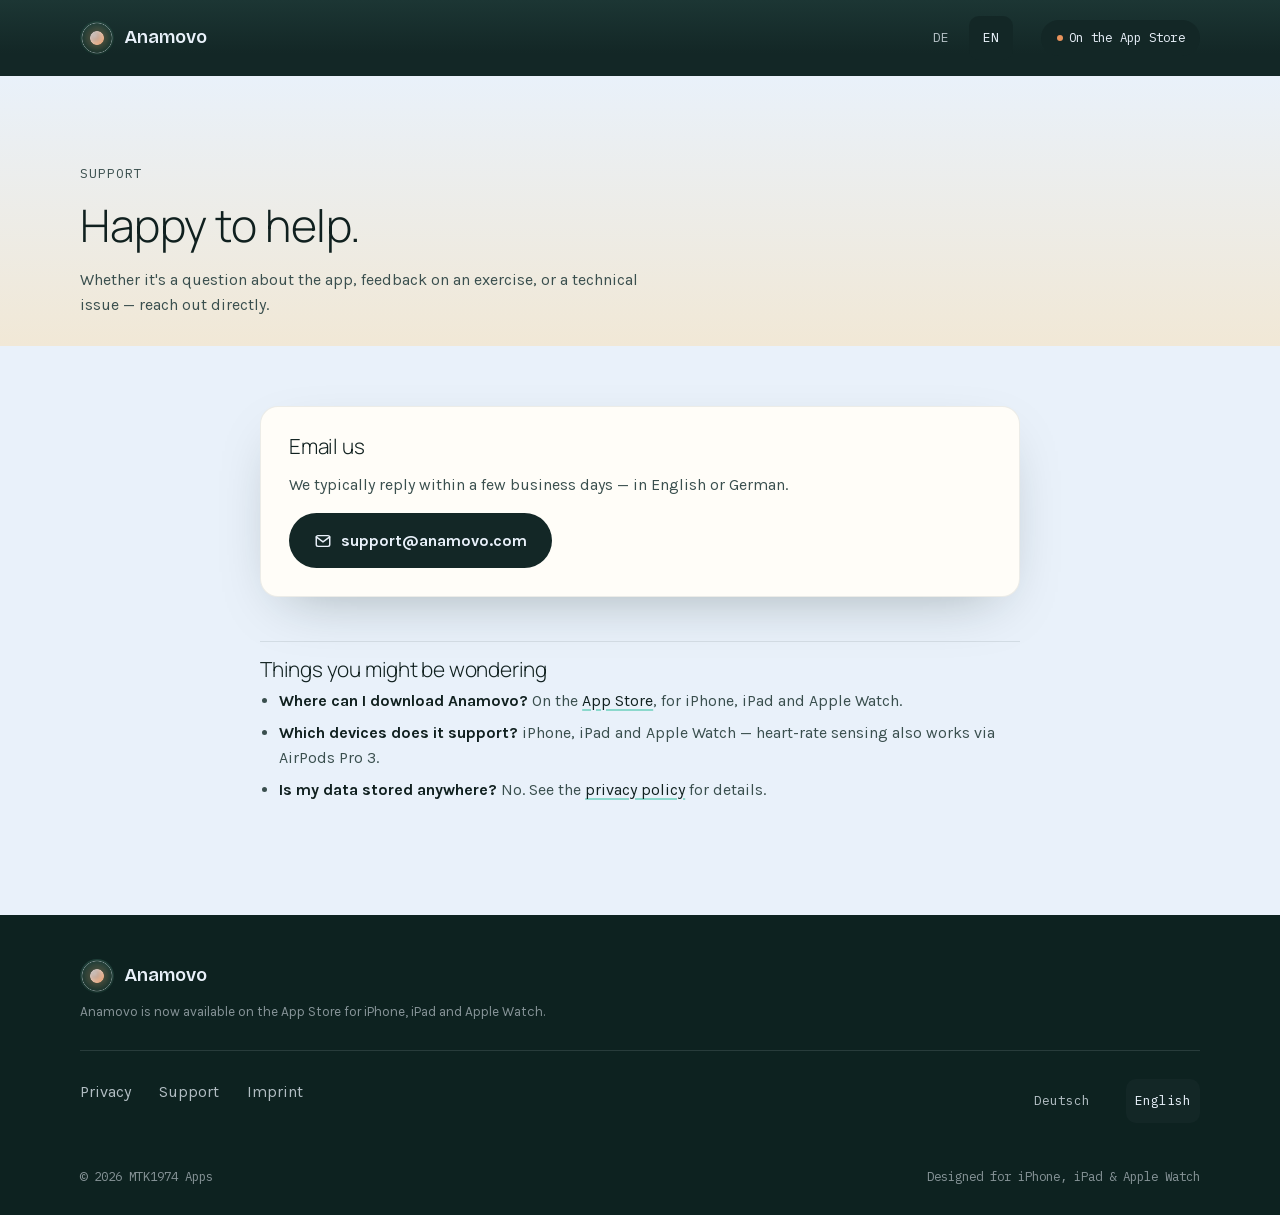
<file: en/support.html>
<!doctype html>
<html lang="en">
<head>
<meta charset="utf-8">
<meta name="viewport" content="width=device-width, initial-scale=1">
<title>Support — Anamovo</title>
<meta name="description" content="Questions, feedback or a problem with Anamovo? Here's how to reach us.">

<!-- Open Graph / social -->
<meta property="og:type" content="website">
<meta property="og:site_name" content="Anamovo">
<meta property="og:locale" content="en_US">
<meta property="og:locale:alternate" content="de_DE">
<meta property="og:title" content="Support — Anamovo">
<meta property="og:description" content="Questions, feedback or a problem with Anamovo? Here's how to reach us.">
<meta property="og:url" content="https://www.anamovo.com/en/support.html">
<meta property="og:image" content="https://www.anamovo.com/assets/img/og-en.png">
<meta property="og:image:width" content="1200">
<meta property="og:image:height" content="630">
<meta property="og:image:alt" content="Anamovo — breathing &amp; relaxation app for iPhone, iPad and Apple Watch">
<meta name="twitter:card" content="summary_large_image">
<meta name="twitter:title" content="Support — Anamovo">
<meta name="twitter:description" content="Questions, feedback or a problem with Anamovo? Here's how to reach us.">
<meta name="twitter:image" content="https://www.anamovo.com/assets/img/og-en.png">
<link rel="canonical" href="./support.html">
<link rel="alternate" hreflang="en" href="./support.html">
<link rel="alternate" hreflang="de" href="../support.html">
<script>
  (function () {
    try {
      if (localStorage.getItem("anamovoLang")) return;
      localStorage.setItem("anamovoLang", "1");
      var current = document.documentElement.lang.slice(0, 2);
      var preferred = ((navigator.languages && navigator.languages[0]) || navigator.language || "").slice(0, 2).toLowerCase();
      var want = preferred === "de" ? "de" : "en";
      if (want === current) return;
      var alt = document.querySelector('link[hreflang="' + want + '"]');
      if (alt) location.replace(alt.href);
    } catch (e) {}
  })();
</script>
<link rel="icon" href="../assets/img/favicon-32.png?v=2" sizes="32x32">
<link rel="icon" href="../assets/img/favicon-16.png?v=2" sizes="16x16">
<link rel="apple-touch-icon" href="../assets/img/apple-touch-icon.png?v=2">
<meta name="theme-color" content="#e9f1fa">
<link rel="preload" href="../assets/fonts/bricolage-grotesque-var-latin.woff2" as="font" type="font/woff2" crossorigin>
<link rel="preload" href="../assets/fonts/manrope-var-latin.woff2" as="font" type="font/woff2" crossorigin>
<link rel="preload" href="../assets/fonts/karla-400-latin.woff2" as="font" type="font/woff2" crossorigin>
<link rel="stylesheet" href="../assets/css/fonts.css?v=33">
<link rel="stylesheet" href="../assets/css/styles.css?v=80">
</head>
<body>
<a class="skip-link" href="#content">Skip to content</a>

<header class="site-nav">
  <div class="container">
    <a class="wordmark" href="index.html">
      <img class="icon-mark" src="../assets/img/icon-mark.png" alt="" width="32" height="32">
      Anamovo
    </a>
    <div class="nav-right">
      <nav class="lang-switch" aria-label="Language">
        <a href="../support.html">DE</a>
        <a href="./support.html" aria-current="true">EN</a>
      </nav>
      <a class="pill-badge" href="https://www.apple.com/app-store/"><span class="dot"></span>On the App Store</a>
    </div>
  </div>
</header>

<main id="content">
  <section class="legal-hero">
    <div class="container">
      <p class="eyebrow">Support</p>
      <h1>Happy to help.</h1>
      <p>Whether it's a question about the app, feedback on an exercise, or a technical issue — reach out directly.</p>
    </div>
  </section>

  <section class="legal-body">
    <div class="container">
      <div class="support-card">
        <h2 style="margin-top:0; border-top:none; padding-top:0;">Email us</h2>
        <p>We typically reply within a few business days — in English or German.</p>
        <a class="btn btn-primary" href="mailto:support@anamovo.com">
          <svg width="18" height="18" viewBox="0 0 20 20" fill="none" aria-hidden="true"><path d="M2.5 5.5L10 11L17.5 5.5" stroke="currentColor" stroke-width="1.6" stroke-linecap="round" stroke-linejoin="round"/><rect x="2.5" y="4" width="15" height="12" rx="2" stroke="currentColor" stroke-width="1.6"/></svg>
          support@anamovo.com
        </a>
      </div>

      <h2>Things you might be wondering</h2>
      <ul>
        <li><strong>Where can I download Anamovo?</strong> On the <a href="https://www.apple.com/app-store/">App Store</a>, for iPhone, iPad and Apple Watch.</li>
        <li><strong>Which devices does it support?</strong> iPhone, iPad and Apple Watch — heart-rate sensing also works via AirPods Pro 3.</li>
        <li><strong>Is my data stored anywhere?</strong> No. See the <a href="privacy.html">privacy policy</a> for details.</li>
      </ul>
    </div>
  </section>
</main>

<footer class="site-footer">
  <div class="footer-top container">
    <a class="wordmark footer-wordmark" href="index.html">
      <img class="icon-mark" src="../assets/img/icon-mark.png" alt="" width="32" height="32">
      Anamovo
    </a>
    <p class="footer-note">Anamovo is now available on the App Store for iPhone, iPad and Apple Watch.</p>
  </div>
  <div class="footer-grid container">
    <nav aria-label="Legal">
      <a href="privacy.html">Privacy</a>
      <a href="support.html">Support</a>
      <a href="imprint.html">Imprint</a>
    </nav>
    <nav class="lang-switch" aria-label="Language">
      <a href="../support.html">Deutsch</a>
      <a href="./support.html" aria-current="true">English</a>
    </nav>
  </div>
  <div class="footer-meta container">
    <span>© 2026 MTK1974 Apps</span>
    <span>Designed for iPhone, iPad &amp; Apple Watch</span>
  </div>
</footer>

<script src="../assets/js/main.js?v=55"></script>
</body>
</html>
</file>
<file: assets/css/fonts.css>
/* Self-hosted fonts — no third-party request (aligns with the app's on-device
   privacy promise). latin + latin-ext only. */

@font-face {
  font-family: 'Bricolage Grotesque';
  font-style: normal;
  font-weight: 500 800;
  font-display: swap;
  src: url('../fonts/bricolage-grotesque-var-latin-ext.woff2') format('woff2');
  unicode-range: U+0100-02BA, U+02BD-02C5, U+02C7-02CC, U+02CE-02D7, U+02DD-02FF, U+0304, U+0308, U+0329, U+1D00-1DBF, U+1E00-1E9F, U+1EF2-1EFF, U+2020, U+20A0-20AB, U+20AD-20C0, U+2113, U+2C60-2C7F, U+A720-A7FF;
}

@font-face {
  font-family: 'Bricolage Grotesque';
  font-style: normal;
  font-weight: 500 800;
  font-display: swap;
  src: url('../fonts/bricolage-grotesque-var-latin.woff2') format('woff2');
  unicode-range: U+0000-00FF, U+0131, U+0152-0153, U+02BB-02BC, U+02C6, U+02DA, U+02DC, U+0304, U+0308, U+0329, U+2000-206F, U+20AC, U+2122, U+2191, U+2193, U+2212, U+2215, U+FEFF, U+FFFD;
}

@font-face {
  font-family: 'Manrope';
  font-style: normal;
  font-weight: 200 800;
  font-display: swap;
  src: url('../fonts/manrope-var-latin-ext.woff2') format('woff2');
  unicode-range: U+0100-02BA, U+02BD-02C5, U+02C7-02CC, U+02CE-02D7, U+02DD-02FF, U+0304, U+0308, U+0329, U+1D00-1DBF, U+1E00-1E9F, U+1EF2-1EFF, U+2020, U+20A0-20AB, U+20AD-20C0, U+2113, U+2C60-2C7F, U+A720-A7FF;
}

@font-face {
  font-family: 'Manrope';
  font-style: normal;
  font-weight: 200 800;
  font-display: swap;
  src: url('../fonts/manrope-var-latin.woff2') format('woff2');
  unicode-range: U+0000-00FF, U+0131, U+0152-0153, U+02BB-02BC, U+02C6, U+02DA, U+02DC, U+0304, U+0308, U+0329, U+2000-206F, U+20AC, U+2122, U+2191, U+2193, U+2212, U+2215, U+FEFF, U+FFFD;
}

@font-face {
  font-family: 'IBM Plex Mono';
  font-style: normal;
  font-weight: 400;
  font-display: swap;
  src: url('../fonts/ibm-plex-mono-400-latin-ext.woff2') format('woff2');
  unicode-range: U+0100-02BA, U+02BD-02C5, U+02C7-02CC, U+02CE-02D7, U+02DD-02FF, U+0304, U+0308, U+0329, U+1D00-1DBF, U+1E00-1E9F, U+1EF2-1EFF, U+2020, U+20A0-20AB, U+20AD-20C0, U+2113, U+2C60-2C7F, U+A720-A7FF;
}

@font-face {
  font-family: 'IBM Plex Mono';
  font-style: normal;
  font-weight: 400;
  font-display: swap;
  src: url('../fonts/ibm-plex-mono-400-latin.woff2') format('woff2');
  unicode-range: U+0000-00FF, U+0131, U+0152-0153, U+02BB-02BC, U+02C6, U+02DA, U+02DC, U+0304, U+0308, U+0329, U+2000-206F, U+20AC, U+2122, U+2191, U+2193, U+2212, U+2215, U+FEFF, U+FFFD;
}

@font-face {
  font-family: 'IBM Plex Mono';
  font-style: normal;
  font-weight: 500;
  font-display: swap;
  src: url('../fonts/ibm-plex-mono-500-latin-ext.woff2') format('woff2');
  unicode-range: U+0100-02BA, U+02BD-02C5, U+02C7-02CC, U+02CE-02D7, U+02DD-02FF, U+0304, U+0308, U+0329, U+1D00-1DBF, U+1E00-1E9F, U+1EF2-1EFF, U+2020, U+20A0-20AB, U+20AD-20C0, U+2113, U+2C60-2C7F, U+A720-A7FF;
}

@font-face {
  font-family: 'IBM Plex Mono';
  font-style: normal;
  font-weight: 500;
  font-display: swap;
  src: url('../fonts/ibm-plex-mono-500-latin.woff2') format('woff2');
  unicode-range: U+0000-00FF, U+0131, U+0152-0153, U+02BB-02BC, U+02C6, U+02DA, U+02DC, U+0304, U+0308, U+0329, U+2000-206F, U+20AC, U+2122, U+2191, U+2193, U+2212, U+2215, U+FEFF, U+FFFD;
}

@font-face {
  font-family: 'Karla';
  font-style: normal;
  font-weight: 400;
  font-display: swap;
  src: url('../fonts/karla-400-latin-ext.woff2') format('woff2');
  unicode-range: U+0100-02BA, U+02BD-02C5, U+02C7-02CC, U+02CE-02D7, U+02DD-02FF, U+0304, U+0308, U+0329, U+1D00-1DBF, U+1E00-1E9F, U+1EF2-1EFF, U+2020, U+20A0-20AB, U+20AD-20C0, U+2113, U+2C60-2C7F, U+A720-A7FF;
}

@font-face {
  font-family: 'Karla';
  font-style: normal;
  font-weight: 400;
  font-display: swap;
  src: url('../fonts/karla-400-latin.woff2') format('woff2');
  unicode-range: U+0000-00FF, U+0131, U+0152-0153, U+02BB-02BC, U+02C6, U+02DA, U+02DC, U+0304, U+0308, U+0329, U+2000-206F, U+20AC, U+2122, U+2191, U+2193, U+2212, U+2215, U+FEFF, U+FFFD;
}

@font-face {
  font-family: 'Karla';
  font-style: normal;
  font-weight: 500;
  font-display: swap;
  src: url('../fonts/karla-500-latin-ext.woff2') format('woff2');
  unicode-range: U+0100-02BA, U+02BD-02C5, U+02C7-02CC, U+02CE-02D7, U+02DD-02FF, U+0304, U+0308, U+0329, U+1D00-1DBF, U+1E00-1E9F, U+1EF2-1EFF, U+2020, U+20A0-20AB, U+20AD-20C0, U+2113, U+2C60-2C7F, U+A720-A7FF;
}

@font-face {
  font-family: 'Karla';
  font-style: normal;
  font-weight: 500;
  font-display: swap;
  src: url('../fonts/karla-500-latin.woff2') format('woff2');
  unicode-range: U+0000-00FF, U+0131, U+0152-0153, U+02BB-02BC, U+02C6, U+02DA, U+02DC, U+0304, U+0308, U+0329, U+2000-206F, U+20AC, U+2122, U+2191, U+2193, U+2212, U+2215, U+FEFF, U+FFFD;
}

@font-face {
  font-family: 'Karla';
  font-style: normal;
  font-weight: 700;
  font-display: swap;
  src: url('../fonts/karla-700-latin-ext.woff2') format('woff2');
  unicode-range: U+0100-02BA, U+02BD-02C5, U+02C7-02CC, U+02CE-02D7, U+02DD-02FF, U+0304, U+0308, U+0329, U+1D00-1DBF, U+1E00-1E9F, U+1EF2-1EFF, U+2020, U+20A0-20AB, U+20AD-20C0, U+2113, U+2C60-2C7F, U+A720-A7FF;
}

@font-face {
  font-family: 'Karla';
  font-style: normal;
  font-weight: 700;
  font-display: swap;
  src: url('../fonts/karla-700-latin.woff2') format('woff2');
  unicode-range: U+0000-00FF, U+0131, U+0152-0153, U+02BB-02BC, U+02C6, U+02DA, U+02DC, U+0304, U+0308, U+0329, U+2000-206F, U+20AC, U+2122, U+2191, U+2193, U+2212, U+2215, U+FEFF, U+FFFD;
}
</file>
<file: assets/css/styles.css>
/* ==========================================================================
   Anamovo — Marketing site
   Tokens derived from the app's own screenshots (dawn/dusk sky over a
   mountain silhouette, teal accent, ember progress dot, glass cards).
   ========================================================================== */

:root {
  --dawn: #e9f1fa;
  --dusk-sand: #f1e8d6;
  --pine-shadow: #132726;
  --pine-shadow-2: #0d2220;
  --signal-teal: #2fbfa0;
  --ember: #e8935c;

  --ink: #10201f;
  --ink-soft: #3a4f4e;
  --paper: #fffdf8;
  --glass: rgba(255, 255, 255, 0.5);
  --glass-border: rgba(255, 255, 255, 0.65);

  --font-display: "Bricolage Grotesque", "Segoe UI", system-ui, sans-serif;
  --font-headline: "Manrope", "Segoe UI", system-ui, sans-serif;
  --font-body: "Karla", "Segoe UI", system-ui, sans-serif;
  --font-mono: "IBM Plex Mono", ui-monospace, SFMono-Regular, monospace;

  --space-1: 0.5rem;
  --space-2: 1rem;
  --space-3: 1.75rem;
  --space-4: 2.75rem;
  --space-5: 4.5rem;
  --space-6: 7rem;

  --radius-l: 28px;
  --radius-m: 18px;
  --radius-s: 10px;

  --container: 1120px;

  --shadow-soft: 0 20px 60px -25px rgba(13, 34, 32, 0.35);
  --ease: cubic-bezier(0.22, 0.61, 0.36, 1);
}

/* ---- Reset ---- */
*, *::before, *::after { box-sizing: border-box; }
html {
  -webkit-text-size-adjust: 100%;
  scroll-behavior: smooth;
  /* Keeps anchor jumps (wordmark → #top, "Funktionen entdecken" → #funktionen)
     from landing partly behind the sticky nav (~68px tall). */
  scroll-padding-top: 84px;
}
@media (prefers-reduced-motion: reduce) {
  html { scroll-behavior: auto; }
}
body {
  margin: 0;
  font-family: var(--font-body);
  color: var(--ink);
  background: var(--dawn);
  line-height: 1.6;
  font-size: 1rem;
  overflow-x: hidden;
}

/* PROTOTYPE (2026-08-18, not decided): soft ambient glow behind the
   light-register sections, echoing the low-contrast warm-to-cool gradients
   on reference sites like Oura, instead of a flat single color. Scrolls
   normally with the page (no parallax/fixed attachment).
   Deliberately ONE continuous background on <body> — not per-section —
   because per-section backgrounds (the first attempt) created a visible
   hard seam at every section boundary, which Oura's own version never
   has. Several soft radial "pools" at different vertical offsets, each
   fading to `transparent` (not restating --dawn) so they blend into each
   other and into the base color with no visible edges, however section
   boundaries happen to fall across them. Positions are approximate
   (vh-based, since body's own top is hidden behind the opaque hero and
   its real height varies) — nudge the vh offsets if a pool lands
   noticeably off from a section once the hero's real height is known at
   a given viewport. Toggle by adding/removing data-glow-proto on <body>. */
body[data-glow-proto] {
  background:
    radial-gradient(ellipse 1300px 850px at 20% calc(105vh + 800px), var(--dusk-sand) 0%, transparent 65%),
    radial-gradient(ellipse 1300px 850px at 80% calc(165vh + 800px), var(--dusk-sand) 0%, transparent 65%),
    radial-gradient(ellipse 1500px 1000px at 50% calc(230vh + 800px), var(--dusk-sand) 0%, transparent 65%) var(--dawn);
}
img { max-width: 100%; height: auto; display: block; }
h1, h2 { font-family: var(--font-headline); line-height: 1.12; margin: 0; font-weight: 300; letter-spacing: -0.01em; text-wrap: balance; }
h3 { font-family: var(--font-display); line-height: 1.08; margin: 0; font-weight: 600; text-wrap: balance; }
p { margin: 0; }
a { color: inherit; }
ul { margin: 0; padding: 0; list-style: none; }
button { font: inherit; }

:focus-visible {
  outline: 2.5px solid var(--signal-teal);
  outline-offset: 3px;
  border-radius: 4px;
}

/* Theme the browser-owned surfaces from the palette, not the OS defaults. */
::selection {
  background: rgba(47, 191, 160, 0.22);
  color: var(--ink);
}
:root {
  accent-color: var(--signal-teal);
  caret-color: var(--signal-teal);
}

.container {
  width: min(100% - 2.5rem, var(--container));
  margin-inline: auto;
}

.visually-hidden {
  position: absolute;
  width: 1px; height: 1px;
  overflow: hidden;
  clip: rect(0 0 0 0);
  white-space: nowrap;
}

.skip-link {
  position: absolute;
  left: 1rem; top: -60px;
  background: var(--pine-shadow);
  color: var(--dawn);
  padding: 0.75rem 1.25rem;
  border-radius: var(--radius-s);
  z-index: 100;
  transition: top 0.2s var(--ease);
}
.skip-link:focus { top: 1rem; }

/* ---- Eyebrow / mono labels ---- */
.eyebrow {
  font-family: var(--font-mono);
  font-size: 0.8rem;
  letter-spacing: 0.08em;
  text-transform: uppercase;
  color: var(--ink-soft);
  display: inline-flex;
  align-items: center;
  gap: 0.5em;
}

/* ==========================================================================
   Nav
   ========================================================================== */
/* Always dark/pine, on every page (2026-08-20) — it used to switch to a
   light variant on pages with no .hero (legal, 404) via body:has(.hero),
   which read as inconsistent jumping between pages.
   Fully opaque, no backdrop-filter (2026-08-20, after trying a glass/blur
   variant and a solid-top/translucent-bottom hybrid): settled back on
   solid. Also sidesteps the macOS Safari 15+ quirk where backdrop-filter
   here lets Safari's own toolbar tint itself by sampling blended color. */
.site-nav {
  position: sticky;
  top: 0;
  z-index: 40;
  padding: var(--space-2) 0;
  background: linear-gradient(180deg, #1c3634, var(--pine-shadow) 70%);
  box-shadow: 0 1px 0 rgba(255, 255, 255, 0.06), 0 -100vh 0 0 var(--pine-shadow);
}
.site-nav .container {
  display: flex;
  align-items: center;
  justify-content: space-between;
  gap: var(--space-2);
}
.wordmark {
  display: inline-flex;
  align-items: center;
  gap: 0.6rem;
  font-family: var(--font-display);
  font-weight: 600;
  font-size: 1.15rem;
  text-decoration: none;
  color: var(--dawn);
}
.wordmark .icon-mark { width: 34px; height: 34px; border-radius: 50%; flex-shrink: 0; display: block; }

.nav-right {
  display: flex;
  align-items: center;
  gap: var(--space-3);
}
.lang-switch {
  display: flex;
  gap: 0.4rem;
  font-family: var(--font-mono);
  font-size: 0.8rem;
}
.lang-switch a {
  text-decoration: none;
  padding: 0.3rem 0.55rem;
  border-radius: var(--radius-s);
  color: rgba(233, 241, 250, 0.75);
  min-width: 44px;
  min-height: 44px;
  display: inline-flex;
  align-items: center;
  justify-content: center;
}
.lang-switch a[aria-current="true"] {
  background: var(--pine-shadow);
  color: var(--dawn);
}
.lang-switch a:not([aria-current="true"]):hover { background: rgba(255, 255, 255, 0.12); }

.pill-badge {
  display: inline-flex;
  align-items: center;
  font-family: var(--font-mono);
  font-size: 0.78rem;
  letter-spacing: 0.02em;
  background: var(--pine-shadow);
  color: var(--dawn);
  padding: 0.5rem 0.95rem;
  border-radius: 999px;
  white-space: nowrap;
  text-decoration: none;
  transition: transform 0.18s var(--ease);
}
.pill-badge:hover { transform: translateY(-2px); }
.pill-badge .dot {
  display: inline-block;
  width: 6px; height: 6px;
  border-radius: 50%;
  background: var(--ember);
  margin-right: 0.5em;
}

/* ==========================================================================
   Hero
   ========================================================================== */
/* Full-bleed fog/mountain art behind the hero (2026-08-18) — replaced the
   flat sky-gradient hero. Chosen over the alternative (fog art confined to
   the bottom horizon strip only) because that read as an awkwardly narrow,
   cropped sliver; the full-bleed treatment gives the art room to breathe. */
.hero {
  position: relative;
  padding-top: var(--space-3);
  /* Scrim raised from 0.22->0.7 to 0.6->0.82 (2026-08-20): the fog art's own
     bright sky-glow sits directly behind the eyebrow/H1/lede, and the old
     top-of-gradient value left that text under 3:1 contrast there — measured
     via real pixel sampling of the rendered background, not guessed. */
  background:
    linear-gradient(180deg, rgba(8, 20, 19, 0.6) 0%, rgba(8, 20, 19, 0.82) 100%),
    url('../svg/hero-fog.svg') center bottom / cover no-repeat;
}
.hero .eyebrow { color: rgba(233, 241, 250, 0.75); }
.hero h1 { color: var(--dawn); }
.hero .lede { color: rgba(233, 241, 250, 0.82); }
.hero .btn-primary { background: var(--dawn); color: var(--pine-shadow); }
.hero .btn-ghost { border-color: rgba(232, 147, 92, 0.45); color: var(--dawn); }
.hero .btn-ghost:hover { background: rgba(232, 147, 92, 0.14); border-color: rgba(232, 147, 92, 0.7); }
.hero .breath-track { stroke: rgba(233, 241, 250, 0.35); }
.hero .breath-fixed-tick { fill: #fff; opacity: 0.9; }
.hero .breath-core {
  background: rgba(0, 0, 0, 0.32);
  border-color: rgba(255, 255, 255, 0.18);
}
.hero .breath-label { color: var(--dawn); }
.hero .breath-hint { color: rgba(233, 241, 250, 0.65); }

/* Elastic/rubber-band overscroll (macOS trackpads) briefly reveals the
   canvas above the page. html-background propagation (the "textbook" fix)
   turned out unreliable in practice — the nav's own box-shadow above is
   the more robust version: a blur-free, huge upward fill independent of
   any canvas/background-propagation behavior. Kept here too as a second
   line of defense in case anything ever sits above the nav. */
html:has(.hero) { background: var(--pine-shadow); }

/* PROTOTYPE (2026-08-18, not decided): extends the hero's dark register to
   the whole homepage instead of just the hero. Toggle by adding/removing
   data-dark-proto on <body> — trivially removable, touches nothing else. */
body[data-dark-proto] { background: var(--pine-shadow); }
body[data-dark-proto] .feature .eyebrow { color: rgba(233, 241, 250, 0.65); }
body[data-dark-proto] .feature h2 { color: var(--dawn); }
body[data-dark-proto] .feature .lede { color: rgba(233, 241, 250, 0.75); }
body[data-dark-proto] .feature-list span { color: rgba(233, 241, 250, 0.88); }
body[data-dark-proto] .pulse-panel {
  background: rgba(255, 255, 255, 0.05);
  border-color: rgba(255, 255, 255, 0.12);
  box-shadow: none;
}
body[data-dark-proto] .pulse-devices { color: rgba(233, 241, 250, 0.7); }
body[data-dark-proto] .platforms .eyebrow { color: rgba(233, 241, 250, 0.65); }
body[data-dark-proto] .platforms h2 { color: var(--dawn); }
body[data-dark-proto] .platform-row span { color: rgba(233, 241, 250, 0.88); }
body[data-dark-proto] .platform-row svg { color: rgba(233, 241, 250, 0.75); }

.hero-inner {
  text-align: center;
  padding-bottom: var(--space-3);
}
.hero h1 {
  font-size: clamp(2.8rem, 7.2vw, 5.4rem);
  letter-spacing: -0.015em;
  max-width: 16ch;
  margin-inline: auto;
}
.hero .lede {
  margin: var(--space-2) auto 0;
  max-width: 46ch;
  font-size: clamp(1.05rem, 1.6vw, 1.25rem);
}
.hero-actions {
  margin-top: var(--space-3);
  display: flex;
  justify-content: center;
  align-items: center;
  gap: var(--space-2);
  flex-wrap: wrap;
}
/* Official Apple "Download on the App Store" badge — Apple's guidelines
   require using their unmodified artwork, so this replaces the old
   btn-primary text button rather than being styled to match it exactly. */
.app-store-badge {
  display: inline-flex;
  transition: transform 0.18s var(--ease);
}
.app-store-badge img { height: 48px; width: auto; display: block; }
.app-store-badge:hover { transform: translateY(-2px); }

.btn {
  display: inline-flex;
  align-items: center;
  gap: 0.55rem;
  padding: 0.85rem 1.5rem;
  border-radius: 999px;
  font-weight: 600;
  text-decoration: none;
  border: 1.5px solid transparent;
  min-height: 44px;
  transition: transform 0.18s var(--ease), background 0.18s var(--ease);
}
.btn-primary { background: var(--pine-shadow); color: var(--dawn); }
.btn-primary:hover { transform: translateY(-2px); }
.btn-ghost { border-color: rgba(16, 32, 31, 0.25); color: var(--ink); }
.btn-ghost:hover { background: rgba(16, 32, 31, 0.06); }

/* ---- Breathing ring (signature element) ---- */
.breath-stage {
  margin: var(--space-3) auto 0;
  display: flex;
  flex-direction: column;
  align-items: center;
  gap: var(--space-2);
}
.breath-ring-wrap {
  position: relative;
  width: min(360px, 74vw);
  aspect-ratio: 1;
}
/* Short laptop viewports (~800px browser height and under) otherwise clip
   the ring below the fold — DESIGN.md calls it the hero's calm focal point,
   so it should clear the fold on ordinary laptops, not just tall/mobile
   viewports where the vw-based sizing above already keeps it compact. */
@media (max-height: 820px) {
  .breath-ring-wrap { width: min(220px, 50vw); }
  .breath-stage { margin-top: var(--space-2); gap: 0.6rem; }
  .breath-hint { font-size: 0.72rem; }
  .hero { padding-top: var(--space-2); }
  .hero-inner { padding-bottom: var(--space-2); }
  .hero-actions { margin-top: var(--space-2); }
}
.breath-ring-wrap svg { width: 100%; height: 100%; overflow: visible; }
.breath-track { fill: none; stroke: rgba(16, 32, 31, 0.22); stroke-width: 2.5; }
.breath-fixed-tick { fill: var(--ink-soft); opacity: 0.55; }
.breath-marker-dot { fill: var(--ember); stroke: var(--paper); stroke-width: 1.5; }

.breath-core {
  position: absolute;
  inset: 27%;
  border-radius: 50%;
  background: var(--glass);
  border: 1px solid var(--glass-border);
  backdrop-filter: blur(6px);
  display: flex;
  flex-direction: column;
  align-items: center;
  justify-content: center;
  gap: 0.35rem;
  box-shadow: var(--shadow-soft);
}
.breath-label {
  display: inline-block;
  font-family: var(--font-display);
  font-weight: 600;
  font-size: 1.3rem;
}
.breath-hint {
  font-family: var(--font-mono);
  font-size: 0.8rem;
  color: var(--ink-soft);
  max-width: 34ch;
  text-align: center;
}

/* ==========================================================================
   Feature sections
   ========================================================================== */
.feature {
  padding: var(--space-5) 0;
}
.feature .container {
  display: grid;
  grid-template-columns: 1fr 1fr;
  gap: var(--space-5);
  align-items: center;
}
.feature.reverse .container { direction: rtl; }
.feature.reverse .container > * { direction: ltr; }

.feature h2 {
  font-size: clamp(2.2rem, 4.4vw, 3.6rem);
  letter-spacing: -0.015em;
  margin-top: var(--space-2);
}
.feature .lede {
  margin-top: var(--space-2);
  color: var(--ink-soft);
  max-width: 46ch;
  font-size: 1.05rem;
}
.feature-list {
  margin-top: var(--space-3);
  display: grid;
  gap: 0.9rem;
}
.feature-list li {
  display: flex;
  gap: 0.75rem;
  align-items: flex-start;
}
.feature-list svg { flex-shrink: 0; margin-top: 0.2rem; color: var(--signal-teal); }

/* device frame for real screenshots */
.device-frame {
  position: relative;
  justify-self: center;
  width: min(264px, 76vw);
  border-radius: 44px;
  padding: 11px;
  /* Lit metal bezel: subtle sheen top-left, deepening toward the bottom. */
  background: linear-gradient(150deg, #1c3634, var(--pine-shadow) 42%, var(--pine-shadow-2));
  box-shadow:
    var(--shadow-soft),
    inset 0 1.5px 1px rgba(255, 255, 255, 0.16),
    inset 0 -2px 4px rgba(0, 0, 0, 0.4);
}
.device-frame img {
  border-radius: 34px;
  display: block;
  /* Crisp seam where the screen meets the bezel. */
  box-shadow: 0 0 0 1px rgba(0, 0, 0, 0.32);
}

/* Heart-rate illustration */
.pulse-panel {
  justify-self: center;
  width: min(340px, 90vw);
  border-radius: var(--radius-l);
  background: var(--paper);
  border: 1px solid rgba(19, 39, 38, 0.08);
  box-shadow: var(--shadow-soft);
  padding: var(--space-3);
}
.pulse-panel svg { width: 100%; height: auto; }
.pulse-line {
  fill: none;
  stroke: var(--ember);
  stroke-width: 2.5;
  stroke-linecap: round;
  stroke-linejoin: round;
  stroke-dasharray: 400;
  stroke-dashoffset: 400;
  animation: pulse-draw 3.2s var(--ease) infinite;
}
@keyframes pulse-draw {
  0% { stroke-dashoffset: 400; }
  55% { stroke-dashoffset: 0; }
  100% { stroke-dashoffset: -400; }
}
@media (prefers-reduced-motion: reduce) {
  /* No sweeping draw, but a gentle opacity breathe keeps the pulse alive
     (opacity only — safe under reduced motion / iOS Low Power Mode). */
  .pulse-line { stroke-dashoffset: 0; animation: pulse-breathe 3.6s ease-in-out infinite; }
}
@keyframes pulse-breathe {
  0%, 100% { opacity: 0.45; }
  50% { opacity: 1; }
}
.pulse-devices {
  display: flex;
  gap: 1.5rem;
  margin-top: var(--space-2);
  font-family: var(--font-mono);
  font-size: 0.85rem;
  color: var(--ink-soft);
  flex-wrap: wrap;
}
.pulse-devices span { display: inline-flex; align-items: center; gap: 0.45rem; }
.pulse-devices .swatch { width: 8px; height: 8px; border-radius: 50%; background: var(--ember); }

/* Heart-rate composition: real screenshot + the pulse-line card floating on it */
.pulse-composition {
  position: relative;
  justify-self: center;
  width: min(300px, 82vw);
}
.pulse-composition .device-frame { width: 100%; }
.pulse-composition .pulse-panel {
  position: absolute;
  left: -14%;
  bottom: -14%;
  width: min(200px, 58vw);
  box-shadow: 0 22px 44px -18px rgba(13, 34, 32, 0.5), 0 2px 10px rgba(13, 34, 32, 0.14);
  z-index: 3;
}

/* Sessions composition: calendar + heart-rate chart, two real screenshots */
.session-composition {
  position: relative;
  justify-self: center;
  width: min(320px, 86vw);
}
.session-composition .device-frame:first-child {
  width: min(240px, 76vw);
  position: relative;
  z-index: 2;
}
.session-composition .device-frame:last-child {
  width: min(190px, 60vw);
  position: absolute;
  right: -10%;
  bottom: -9%;
  z-index: 3;
  box-shadow: var(--shadow-soft), 0 26px 50px -20px rgba(13, 34, 32, 0.55);
}

/* ---- Watch device frame: rounded-square case, no notch, real screenshots ---- */
.watch-frame {
  position: relative;
  width: min(148px, 26vw);
  border-radius: 28.4% / 23.7%;
  padding: 9px;
  background: linear-gradient(150deg, #1c3634, var(--pine-shadow) 42%, var(--pine-shadow-2));
  box-shadow:
    var(--shadow-soft),
    inset 0 1.5px 1px rgba(255, 255, 255, 0.16),
    inset 0 -2px 4px rgba(0, 0, 0, 0.4);
}
.watch-frame img {
  border-radius: 25.4% / 20.8%;
  display: block;
  width: 100%;
  height: auto;
  box-shadow: 0 0 0 1px rgba(0, 0, 0, 0.32);
}
.watch-frame-row {
  justify-self: center;
  display: flex;
  align-items: flex-end;
  gap: 16px;
  max-width: 100%;
}
.watch-frame-row .watch-frame:nth-child(2) { width: min(180px, 32vw); transform: translateY(-10px); }
.watch-frame-caption {
  margin-top: 0.6rem;
  text-align: center;
  font-family: var(--font-mono);
  font-size: 0.7rem;
  letter-spacing: 0.06em;
  color: var(--ink-soft);
}

/* ---- Theme swatches (interactive demo) ---- */
/* Picking a theme lights the sky *behind* the phone, mirroring how the app's
   themes recolor the sky behind the exercise — a soft aura, not a bezel tint. */
/* Picking a theme recolours the sky *inside* the phone screen (the top band),
   exactly where the app's own theme gradient lives — not a glow outside it.
   Runs from the screen's true top edge (2026-08-20, confirmed against real
   device screenshots of the app itself): the real app's theme color fills
   the entire screen seamlessly, status bar included.
   top/left/right are 11px — that's the screen's own inset from the
   device-frame's outer edge (the 11px bezel), the containing block for every
   absolutely-positioned layer here. top:0 was measured from the frame's
   outer edge, not the screen, and bled onto the bezel corners.
   The status-bar icons (clock, notch, wifi, battery) sit on their own
   layer, .theme-demo-icons — a cutout of just those pixels on a transparent
   background (colorkeyed out of the same screenshot), z-index 2, above this
   tint. That's what keeps them crisp at any opacity/theme color instead of
   either a permanently-wrong-colored solid band (tried and reverted: real
   iOS has no such band) or a low-opacity tint that washes them out on pale
   themes like Sand. Opacity can stay high (0.85) because the icons no
   longer depend on it for legibility. */
.theme-demo::after {
  content: "";
  position: absolute;
  top: 11px;
  left: 11px;
  right: 11px;
  height: 34%;
  z-index: 1;
  border-top-left-radius: 32px;
  border-top-right-radius: 32px;
  /* Deepest tone at the very top, lightening monotonically as it fades out —
     no mid-gradient dark band. Extra stops keep the tail smooth (no stepping).
     Fades out above the "Settings" title so app UI is never tinted. */
  background: linear-gradient(to bottom,
    var(--sky-2, #a9c9e3) 0%,
    var(--sky-1, #dceaf6) 48%,
    color-mix(in srgb, var(--sky-1, #dceaf6) 40%, transparent) 74%,
    transparent 92%);
  opacity: 0.85;
  pointer-events: none;
  transition: opacity 0.5s var(--ease);
}
.theme-demo-icons {
  position: absolute;
  top: 11px;
  left: 11px;
  width: calc(100% - 22px);
  height: auto;
  z-index: 2;
  border-top-left-radius: 32px;
  border-top-right-radius: 32px;
  pointer-events: none;
  /* The image content (icons) only occupies the top ~40% of this asset —
     everything below is transparent padding, added so the layer's own
     bottom edge falls out of view. But a hard rectangular edge is still a
     hard edge: stacking it over the tint/photo layers produces a hairline
     seam wherever it sits, from sub-pixel rounding between layers, not from
     anything in the image itself. Masking the last stretch to transparent
     removes the edge itself instead of relocating it. */
  -webkit-mask-image: linear-gradient(to bottom, black 0%, black 75%, transparent 100%);
  mask-image: linear-gradient(to bottom, black 0%, black 75%, transparent 100%);
}
@media (prefers-reduced-motion: reduce) {
  .theme-demo::after { transition: none; }
}
.theme-swatches {
  display: flex;
  gap: 0.85rem;
  flex-wrap: wrap;
  margin-top: var(--space-4);
}
.theme-swatch {
  width: 44px; height: 44px;
  border-radius: 50%;
  border: 2px solid rgba(255,255,255,0.8);
  cursor: pointer;
  box-shadow: 0 6px 16px -8px rgba(13,34,32,0.5);
  transition: transform 0.18s var(--ease);
  padding: 0;
}
.theme-swatch:hover, .theme-swatch:focus-visible { transform: scale(1.12); }
.theme-swatch[aria-pressed="true"] { outline: 2.5px solid var(--pine-shadow); outline-offset: 3px; }
.theme-swatch-label {
  margin-top: var(--space-2);
  font-family: var(--font-mono);
  font-size: 0.85rem;
  color: var(--ink-soft);
}

/* ==========================================================================
   Privacy manifesto (full-bleed dark)
   ========================================================================== */
.manifesto {
  background: var(--pine-shadow);
  color: var(--dawn);
  padding: var(--space-6) 0;
  text-align: center;
}
.manifesto .eyebrow { color: rgba(233, 241, 250, 0.6); }
.manifesto h2 {
  font-size: clamp(2rem, 4vw, 3rem);
  max-width: 20ch;
  margin: var(--space-2) auto 0;
}
.manifesto-grid {
  margin-top: var(--space-4);
  display: grid;
  grid-template-columns: repeat(3, 1fr);
  gap: var(--space-3);
  text-align: left;
}
.manifesto-grid article {
  background: rgba(255,255,255,0.05);
  border: 1px solid rgba(255,255,255,0.12);
  border-radius: var(--radius-m);
  padding: var(--space-3);
}
.manifesto-grid h3 {
  font-size: 1.1rem;
  color: var(--dawn);
}
.manifesto-grid p {
  margin-top: 0.6rem;
  color: rgba(233, 241, 250, 0.72);
  font-size: 0.95rem;
}

/* ==========================================================================
   Platforms
   ========================================================================== */
.platforms { padding: var(--space-6) 0; text-align: center; }
.platforms h2 { margin-top: var(--space-2); }
.platform-row {
  margin-top: var(--space-4);
  display: flex;
  justify-content: center;
  gap: var(--space-5);
  flex-wrap: wrap;
}
.platform-row li {
  display: flex;
  flex-direction: column;
  align-items: center;
  gap: 0.75rem;
  font-weight: 600;
}
.platform-row svg { width: 48px; height: 48px; color: var(--pine-shadow); }
.platform-row span { font-size: 0.95rem; }
.platform-row small {
  font-family: var(--font-mono);
  font-weight: 400;
  color: var(--ink-soft);
  font-size: 0.8rem;
}

/* ==========================================================================
   Footer
   ========================================================================== */
.site-footer {
  background: var(--pine-shadow-2);
  color: rgba(233, 241, 250, 0.75);
}
.footer-top { padding-top: var(--space-4); }
.footer-grid {
  padding-bottom: var(--space-4);
  display: flex;
  justify-content: space-between;
  gap: var(--space-3);
  flex-wrap: wrap;
  border-top: 1px solid rgba(233, 241, 250, 0.12);
  padding-top: var(--space-3);
}
.footer-grid nav { display: flex; gap: var(--space-3); flex-wrap: wrap; }
.footer-grid a { text-decoration: none; color: inherit; }
.footer-grid a:hover { color: var(--dawn); }
.footer-note {
  padding-bottom: var(--space-3);
  font-size: 0.85rem;
  color: rgba(233, 241, 250, 0.55);
  max-width: 60ch;
}
.footer-meta {
  padding-bottom: var(--space-3);
  display: flex;
  justify-content: space-between;
  gap: 1rem;
  flex-wrap: wrap;
  font-family: var(--font-mono);
  font-size: 0.78rem;
  color: rgba(233, 241, 250, 0.55);
}
.footer-wordmark { color: var(--dawn); }
.footer-wordmark svg { color: var(--dawn); }

/* ==========================================================================
   Legal pages (privacy / support / imprint)
   ========================================================================== */
.legal-hero {
  padding: var(--space-5) 0 var(--space-3);
  background: linear-gradient(180deg, var(--dawn), var(--dusk-sand));
}
.legal-hero .eyebrow { margin-bottom: var(--space-2); }
.legal-hero h1 { font-size: clamp(2rem, 4vw, 2.8rem); }
.legal-hero p { margin-top: var(--space-2); color: var(--ink-soft); max-width: 60ch; }

.legal-body { padding: var(--space-4) 0 var(--space-6); }
.legal-body .container { max-width: 760px; }
.legal-body h2 {
  font-size: 1.3rem;
  margin-top: var(--space-4);
  padding-top: var(--space-2);
  border-top: 1px solid rgba(19,39,38,0.1);
}
.legal-body h2:first-child { margin-top: 0; border-top: none; padding-top: 0; }
.legal-body p, .legal-body li { color: var(--ink-soft); margin-top: 0.85rem; }
/* Prose links only — never restyle buttons (they keep their own colours). */
.legal-body a:not(.btn) {
  color: var(--ink);
  text-decoration-line: underline;
  text-decoration-color: rgba(47, 191, 160, 0.5);
  text-decoration-thickness: 1.5px;
  text-underline-offset: 3px;
  transition: text-decoration-color 0.18s var(--ease);
}
.legal-body a:not(.btn):hover { text-decoration-color: var(--signal-teal); }
.legal-body ul { padding-left: 1.2rem; list-style: disc; }
.legal-body li { margin-top: 0.4rem; }
.legal-body strong { color: var(--ink); }

.callout {
  margin-top: var(--space-3);
  padding: var(--space-2) var(--space-3);
  border-radius: var(--radius-m);
  background: rgba(232, 147, 92, 0.12);
  border: 1px solid rgba(232, 147, 92, 0.35);
}
.callout p { color: var(--ink); margin-top: 0; font-size: 0.95rem; }

.placeholder { color: #a8531a; font-weight: 600; }

.support-card {
  margin-top: var(--space-2);
  padding: var(--space-3);
  border-radius: var(--radius-m);
  background: var(--paper);
  border: 1px solid rgba(19,39,38,0.08);
  box-shadow: var(--shadow-soft);
}
.support-card a.btn { margin-top: var(--space-2); }

/* ==========================================================================
   404
   ========================================================================== */
.notfound {
  min-height: 68vh;
  display: grid;
  place-items: center;
  text-align: center;
  padding: var(--space-5) 0;
  background: linear-gradient(180deg, var(--dawn) 0%, #d8e9f3 45%, var(--dusk-sand) 100%);
}
.notfound .container { max-width: 620px; }
.notfound-ring {
  position: relative;
  width: 190px;
  margin: 0 auto var(--space-3);
}
.notfound-ring svg { width: 100%; height: auto; display: block; }
.notfound-code {
  position: absolute;
  inset: 0;
  display: grid;
  place-items: center;
  font-family: var(--font-mono);
  font-size: 2.3rem;
  color: var(--ink);
  letter-spacing: 0.03em;
}
.notfound h1 { font-size: clamp(2rem, 4vw, 2.9rem); }
.notfound .lede {
  margin: var(--space-2) auto 0;
  max-width: 42ch;
  color: var(--ink-soft);
  font-size: clamp(1.05rem, 1.6vw, 1.2rem);
}
.notfound .hero-actions { margin-top: var(--space-3); }

/* ==========================================================================
   Scroll reveal
   The .reveal class is added by JS only when motion is allowed, so no-JS and
   reduced-motion visitors always see fully rendered content.
   ========================================================================== */
.reveal {
  opacity: 0;
  transform: translateY(14px);
  transition: opacity 0.7s var(--ease), transform 0.7s var(--ease);
  will-change: opacity, transform;
}
.reveal.is-visible {
  opacity: 1;
  transform: none;
}

/* ==========================================================================
   Responsive
   ========================================================================== */
@media (max-width: 860px) {
  .feature .container,
  .feature.reverse .container {
    grid-template-columns: 1fr;
    direction: ltr;
    gap: var(--space-3);
    text-align: center;
  }
  .feature .lede { margin-inline: auto; }
  .feature-list { justify-items: center; text-align: left; max-width: 40ch; margin-inline: auto; }
  .manifesto-grid { grid-template-columns: 1fr; text-align: center; }
  .nav-right { gap: var(--space-2); }
  .footer-grid { flex-direction: column; }
  .pulse-composition { width: min(280px, 88vw); margin-bottom: var(--space-3); }
  .pulse-composition .pulse-panel { left: -6%; bottom: -10%; }
  .session-composition { width: min(300px, 90vw); margin-bottom: var(--space-3); }
  .session-composition .device-frame:last-child { right: -4%; bottom: -6%; }
}

@media (max-width: 560px) {
  .pill-badge { display: none; }
  .platform-row { gap: var(--space-3); }
  .watch-frame-row { gap: 8px; }
}
</file>
